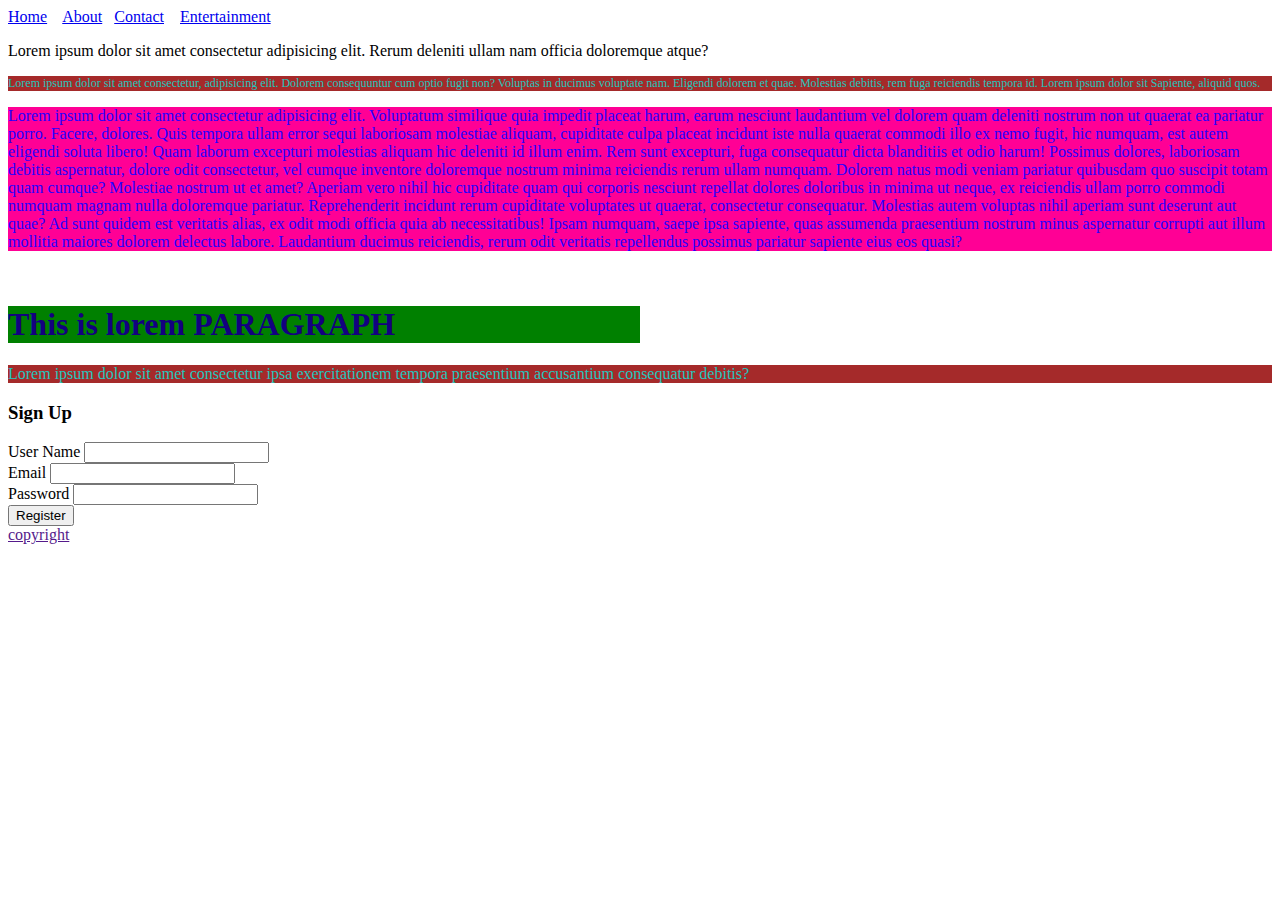
<file: index.html>
<!DOCTYPE html>
<html lang="en">
<head>
    <meta charset="UTF-8">
    <meta name="viewport" content="width=device-width, initial-scale=1.0">
    <meta name="description" content="description About My Website">
    <meta name="author" content="Dineshkumar P">
    <meta name="keywords" content="keywords about webpage">
    <meta property ="og:Title" content="Title name of our wepage">
    <meta property="og:url" content="url of our webpage">
    <meta property="og:image" content="image url">


    <title>Document</title>
</head>
<body>
    
</body>
</html>
<title>welcome html</title>
<style>
#p1{
font-size:12px;
}

#p2{
    color:hsl(249, 100%, 50%);
    background-color:rgb(255, 0, 149);
}

.para{
background-color:brown;
color:#24c6be;
}
</style>
</head>

<body>
<header>
    <nav>
<a href="https://www.at-home.co.in/" target="blank" accesskey="h">Home</a> &nbsp;&nbsp;

<a href="https://www.amazon.in/" target="blank" accesskey="a">About</a>&nbsp;&nbsp;

<a href="https://www.scaler.com/blog/web-development-roadmap/" target="blank" accesskey="c">Contact</a> &nbsp;&nbsp;

<a href="https://www.primevideo.com/region/eu/detail/Primr/0NHGBLQNLXV54Y6I2T8AKQL5F5"  accesskey="t">Entertainment</a>

    </nav>

<section>

<p>Lorem ipsum dolor sit amet consectetur adipisicing elit. Rerum deleniti ullam nam officia doloremque atque?</p>
</section>

<main>

<p id="p1" class="para">Lorem ipsum dolor sit amet consectetur, adipisicing elit. Dolorem consequuntur cum optio fugit non? Voluptas in ducimus voluptate nam. Eligendi dolorem et quae. Molestias debitis, rem fuga reiciendis tempora id.
Lorem ipsum dolor sit  Sapiente, aliquid quos.
</p>

<p id="p2" contenteditable="true">Lorem ipsum dolor sit amet consectetur adipisicing elit. Voluptatum similique quia impedit placeat harum, earum nesciunt laudantium vel dolorem quam deleniti nostrum non ut quaerat ea pariatur porro. Facere, dolores. Quis tempora ullam error sequi laboriosam molestiae aliquam, cupiditate culpa placeat incidunt iste nulla quaerat commodi illo ex nemo fugit, hic numquam, est autem eligendi soluta libero! Quam laborum excepturi molestias aliquam hic deleniti id illum enim. Rem sunt excepturi, fuga consequatur dicta blanditiis et odio harum! Possimus dolores, laboriosam debitis aspernatur, dolore odit consectetur, vel cumque inventore doloremque nostrum minima reiciendis rerum ullam numquam. Dolorem natus modi veniam pariatur quibusdam quo suscipit totam quam cumque? Molestiae nostrum ut et amet? Aperiam vero nihil hic cupiditate quam qui corporis nesciunt repellat dolores doloribus in minima ut neque, ex reiciendis ullam porro commodi numquam magnam nulla doloremque pariatur. Reprehenderit incidunt rerum cupiditate voluptates ut quaerat, consectetur consequatur. Molestias autem voluptas nihil aperiam sunt deserunt aut quae? Ad sunt quidem est veritatis alias, ex odit modi officia quia ab necessitatibus! Ipsam numquam, saepe ipsa sapiente, quas assumenda praesentium nostrum minus aspernatur corrupti aut illum mollitia maiores dolorem delectus labore. Laudantium ducimus reiciendis, rerum odit veritatis repellendus possimus pariatur sapiente eius eos quasi?</p>
<br>
<h1 style="color:#130080; background-color:green; width:50%">This is lorem PARAGRAPH</h1>

<p id="p3" class="para" title="LOREMS PARAGRAPH">Lorem ipsum dolor sit amet consectetur ipsa exercitationem tempora praesentium accusantium consequatur debitis?</p>
<p hidden data-dinesh="this is dinesh's lorem">Lorem ipsum dolor sit amet,  quasi inventore ea.</p>
<from>
<div class="regform">
    <h3>Sign Up</h3>
        <form action="">    
            <div class="input">
                <label class="textlabel" for="name">User Name</label>
                <input type="text" id="name" name="name">
            </div>
            <div class="input">
                <label class="textlabel" for="email">Email</label>
                <input type="email" name="email" id="email">
            </div>
            <div class="input">
                <label class="textlabel" for="pwd">Password</label>
                <input type="password" name="pwd" id="pwd" >
            </div>

            <div class="btn">
                <button type="submit">Register</button>
            </div>
        </form>
    </div>
</from>

</main>

<footer inert>
<a  href="">copyright</a>



</footer inert>


</header>


</body>
</file>
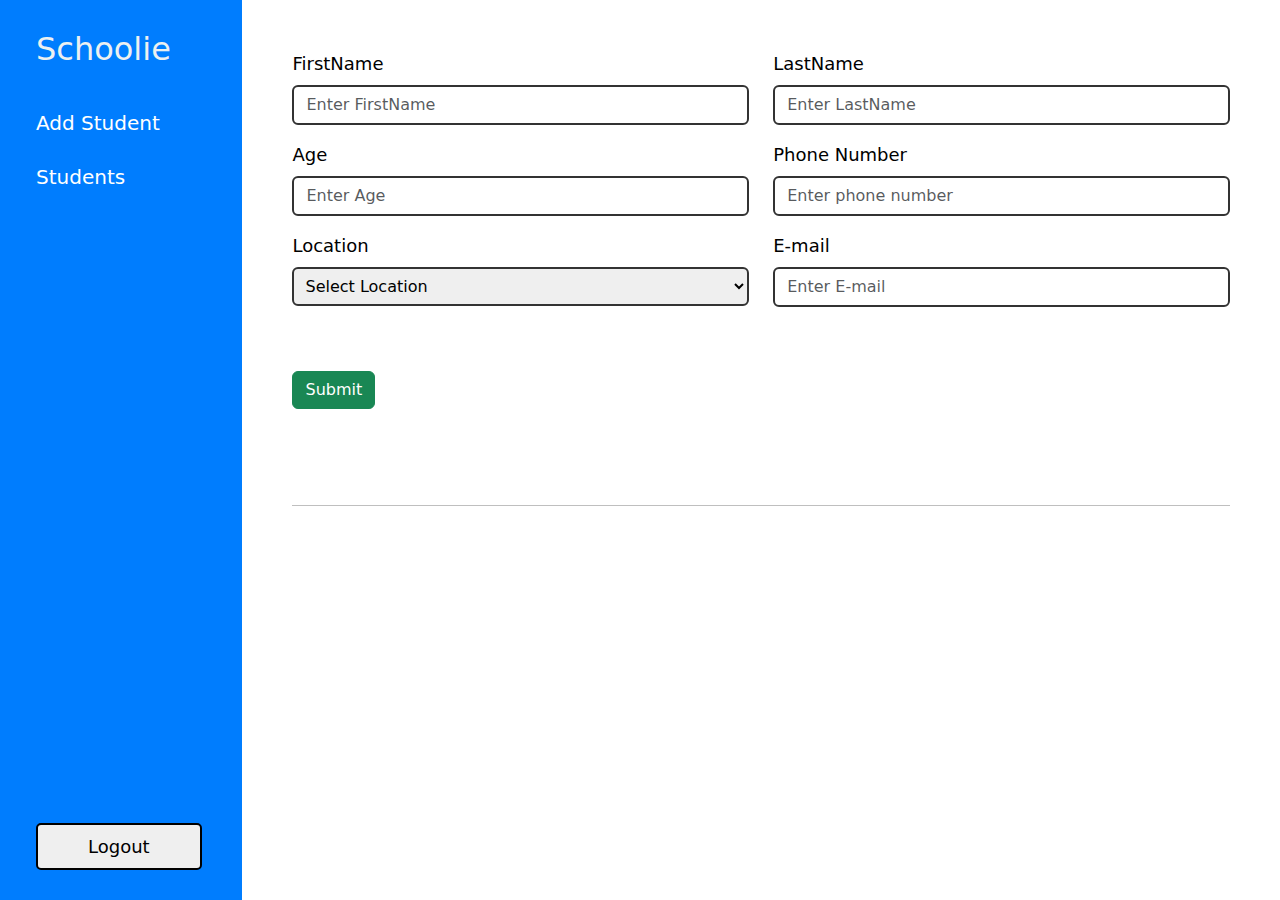
<file: student-management-project/index.html>
<!DOCTYPE html>
<html lang="en">

<head>
    <meta charset="UTF-8">
    <meta name="viewport" content="width=device-width, initial-scale=1.0">
    <title>School-Managment</title>
    <link rel="stylesheet" href="newstyle.css">

    <link href="https://cdn.jsdelivr.net/npm/bootstrap@5.3.3/dist/css/bootstrap.min.css" rel="stylesheet"
        integrity="sha384-QWTKZyjpPEjISv5WaRU9OFeRpok6YctnYmDr5pNlyT2bRjXh0JMhjY6hW+ALEwIH" crossorigin="anonymous" />
    <link rel="stylesheet" href="newstyle.css">


</head>

<body>
    <!-- sidebar with bootstrap -->
    <div class="maincontent">
        <div class="sidebar d-flex flex-column ">
            <!-- Top Section with App Name -->
            <div class="top-section mb-4" onclick="showaddstudent()">
                <h1> Schoolie</h1>
            </div>

            <!-- Navigation Links -->
            <ul class="nav flex-column">
                <li class="nav-item mb-2">
                    <a href="#" class="nav-link" onclick="showaddstudent()">Add Student</a>
                </li>

                <!-- Classes Dropdown -->
                <li class="nav-item dropdown mb-2">
                    <a href="#" class="nav-link" onclick="toggleDropdown()">Students</a>
                    <div class="dropdown-content" id="classesDropdown">
                        <div class="dropflex">
                            <div href="#" class="current" onclick="showfirststandard()">
                                <p>Current Students</p>
                            </div>
                            <div href="#" class="old" onclick="showdeleteddata()">
                                <p>Old Students</p>
                            </div>



                        </div>
                    </div>
                </li>


            </ul>

            <!-- Logout Button -->
            <div class="mt-auto">
                <button class="logout-btn d-block newlogout" onclick="logout()">Logout</button>
            </div>
        </div>



        <!-- main container for addlist -->
        <div class="container">
            <div class="contents">

                <div class="mb-5">
                    <div class="row">
                        <div class="form-group col-md-6 mb-3 studentinput">
                            <label for="firstname">FirstName</label>
                            <input type="text" name="name" class="form-control" id="firstname"
                                placeholder="Enter FirstName" />
                        </div>
                        <div class="form-group col-md-6 mb-3">
                            <label for="lastname">LastName</label>
                            <input type="text" name="name" class="form-control" id="lastname"
                                placeholder="Enter LastName" />
                        </div>
                        <div class="form-group col-md-6 mb-3">
                            <label for="age">Age</label>
                            <input type="number" name="name" class="form-control" id="age" placeholder="Enter Age" />
                        </div>
                        <!-- <div class="form-group col-md-6 mb-3">
                            <label for="standard">Standard</label>
                            <input type="text" name="name" class="form-control" id="standard" placeholder="Enter Standard" />
                        </div> -->
                        <!-- <div class="form-group col-md-6 mb-3 drop">
                            <label for="standard">Standard</label>

                            <select name="cars" id="standard" placeholder="selection">
                                <option value="">Select Standard</option>
                                <option value="1">1</option>
                                <option value="2">2</option>
                                <option value="3">3</option>
                                <option value="4">4</option>
                                <option value="5">5</option>
                            </select>
                        </div> -->
                        <div class="form-group col-md-6 mb-3">
                            <label for="phnumber">Phone Number</label>
                            <input type="number" name="name" class="form-control" id="phnumber"
                                placeholder="Enter phone number" />
                        </div>

                        <div class="form-group col-md-6 mb-3 drop">
                            <label for="location">Location</label>

                            <select name="cars" id="location" placeholder="selection">
                                <option value="">Select Location</option>
                                <option value="Chennai">Chennai</option>
                                <option value="Madurai">Madurai</option>
                                <option value="Trichy">Trichy</option>
                                <option value="Covai">Covai</option>
                                <option value="Salem">Salem</option>
                            </select>
                        </div>
                        <div class="form-group col-md-6 mb-3">
                            <label for="mail">E-mail</label>
                            <input type="text" name="name" class="form-control" id="mail" placeholder="Enter E-mail" />
                        </div>
                        <div class="col-lg-12 mt-5">
                            <button class="btn btn-success" id="submit" onclick="adddata()">Submit</button>
                        </div>
                        <div class="col-lg-12 mt-5">
                            <button class="btn btn-primary" id="update" onclick="adddata()">Update</button>
                        </div>
                    </div>
                </div>
                <hr>
                <!-- <div class="newtables row mt-5">
                    <div class="col-12">
                        <table class="table " id="datatable">
                            <thead>
                                <tr>
                                    <th>FirstName</th>
                                    <th>LastName</th>
                                    <th>Age</th>
                                    <th>Standard</th>
                                    <th>Location</th>
                                    <th>E-mail</th>
                                    <th>Action</th>


                                </tr>
                            </thead>
                            <tbody></tbody>
                        </table>
                    </div>
                </div> -->
            </div>
            <div class="currentclasscontent">
                <nav id="dev-nav">
                    <div class="logo">Total Students: <span id="arrayLength2"></span></div>


                    <div class="rightnav">
                        <div class="search"><input class="inputcontent1" type="text" placeholder="Enter Student Name"
                                aria-label="Search" onkeyup="searchStudent()">
                            <button class="bttn" class="currentstudentsearch" onclick="search()">Search</button>
                        </div>

                    </div>
                </nav>
                <div class="newtables row mt-5">
                    <div class="col-12">
                        <table class="table " id="datatable">
                            <thead>
                                <tr>
                                    <th>FirstName</th>
                                    <th>LastName</th>
                                    <th>Age</th>
                                    <th>Phone Number</th>
                                    <th>Location</th>
                                    <th>E-mail</th>
                                    <th>Action</th>


                                </tr>
                            </thead>
                            <tbody></tbody>
                        </table>
                    </div>
                </div>
            </div>
            <div class="oldstudentcontent">
                <nav id="dev-nav">
                    <div class="logo">Total Oldstudents: <span id="arrayLength"></span></div>


                    <div class="rightnav">
                        <div class="search"><input class="inputcontent2" type="text" placeholder="Enter Student Name"
                                aria-label="Search" onkeyup="searcholdStudent()">
                            <button class="bttn oldstudentsearch">Search</button>
                        </div>

                    </div>
                </nav>
                <div class="newtables row mt-5">
                    <div class="col-12">
                        <table class="table " id="deleteddatatable">
                            <thead>
                                <tr>
                                    <th>FirstName</th>
                                    <th>LastName</th>
                                    <th>Age</th>
                                    <th>Phone Number</th>
                                    <th>Location</th>
                                    <th>E-mail</th>
                                    <th>Action</th>


                                </tr>
                            </thead>
                            <tbody></tbody>
                        </table>
                    </div>
                </div>

            </div>

        </div>
    </div>

    <script src="script.js"></script>

</body>

</html>
</file>
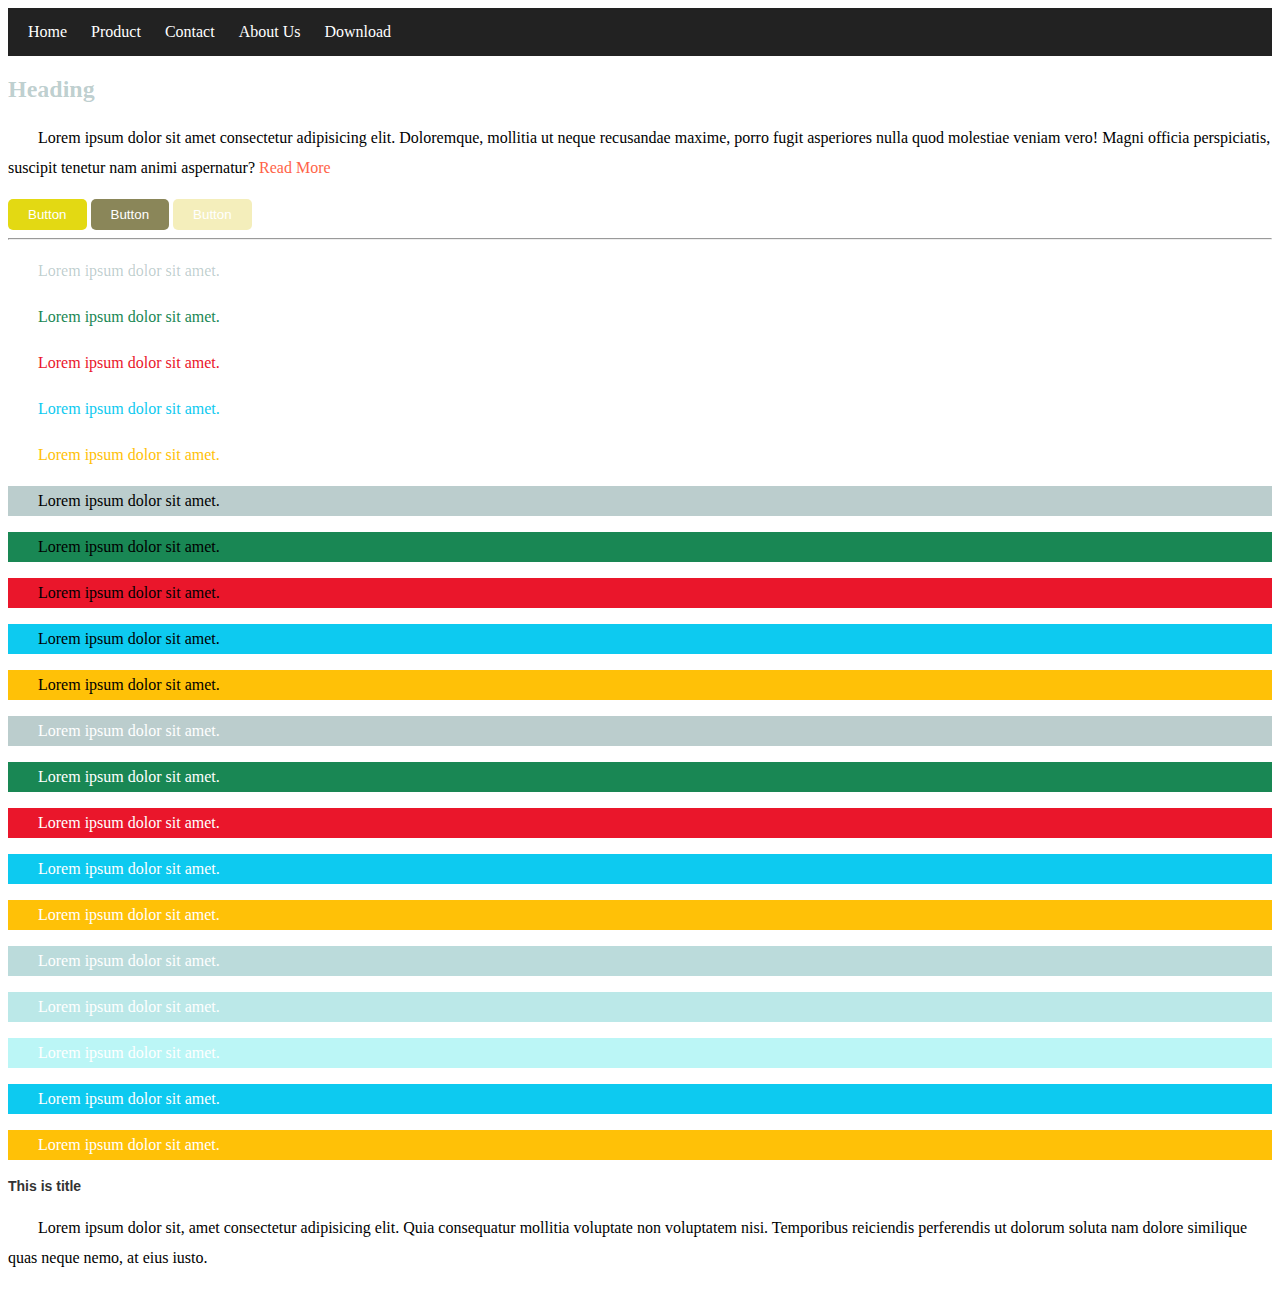
<file: DineshDhoni/src/index.html>
<!DOCTYPE html>
<html lang="en">
<head>
    <meta charset="UTF-8">
    <meta name="viewport" content="width=device-width, initial-scale=1.0">
    <title>Document</title>
    <link rel="stylesheet" href="../css/style.css">
</head>
<body>
    <nav>
        <a href="#">Home</a>
        <a href="#">Product</a>
        <a href="#">Contact</a>
        <a href="#">About Us</a>
        <a href="#">Download</a>
    </nav>
    <h2>Heading</h2>
    <p>Lorem ipsum dolor sit amet consectetur adipisicing elit. Doloremque, mollitia ut neque recusandae maxime, porro fugit asperiores nulla quod molestiae veniam vero! Magni officia perspiciatis, suscipit tenetur nam animi aspernatur?
        <a href="#">Read More</a>
    </p>
    <button class="btn btn-primary">Button</button>
    <button class="btn btn-success">Button</button>
    <button class="btn btn-danger">Button</button>
    <hr/>

    <p class="text-primary">Lorem ipsum dolor sit amet.</p>
    <p class="text-success">Lorem ipsum dolor sit amet.</p>
    <p class="text-danger">Lorem ipsum dolor sit amet.</p>
    <p class="text-info">Lorem ipsum dolor sit amet.</p>
    <p class="text-warning">Lorem ipsum dolor sit amet.</p>

    <p class="bg-primary">Lorem ipsum dolor sit amet.</p>
    <p class="bg-success">Lorem ipsum dolor sit amet.</p>
    <p class="bg-danger">Lorem ipsum dolor sit amet.</p>
    <p class="bg-info">Lorem ipsum dolor sit amet.</p>
    <p class="bg-warning">Lorem ipsum dolor sit amet.</p>

    <p class="text-white bg-primary">Lorem ipsum dolor sit amet.</p>
    <p class="text-white bg-success">Lorem ipsum dolor sit amet.</p>
    <p class="text-white bg-danger">Lorem ipsum dolor sit amet.</p>
    <p class="text-white bg-info">Lorem ipsum dolor sit amet.</p>
    <p class="text-white bg-warning">Lorem ipsum dolor sit amet.</p>
</hr>

    <p class="text-white bg-primary-light-1">Lorem ipsum dolor sit amet.</p>
    <p class="text-white bg-primary-light-2">Lorem ipsum dolor sit amet.</p>
    <p class="text-white bg-primary-light-3">Lorem ipsum dolor sit amet.</p>
</hr>
    <p class="text-white bg-info">Lorem ipsum dolor sit amet.</p>
    <p class="text-white bg-warning">Lorem ipsum dolor sit amet.</p>
    <h1 class="title">This is title</h1>
    <p class="para">Lorem ipsum dolor sit, amet consectetur adipisicing elit. Quia consequatur mollitia voluptate non voluptatem nisi. Temporibus reiciendis perferendis ut dolorum soluta nam dolore similique quas neque nemo, at eius iusto.</p>



</body>
</html>
</file>
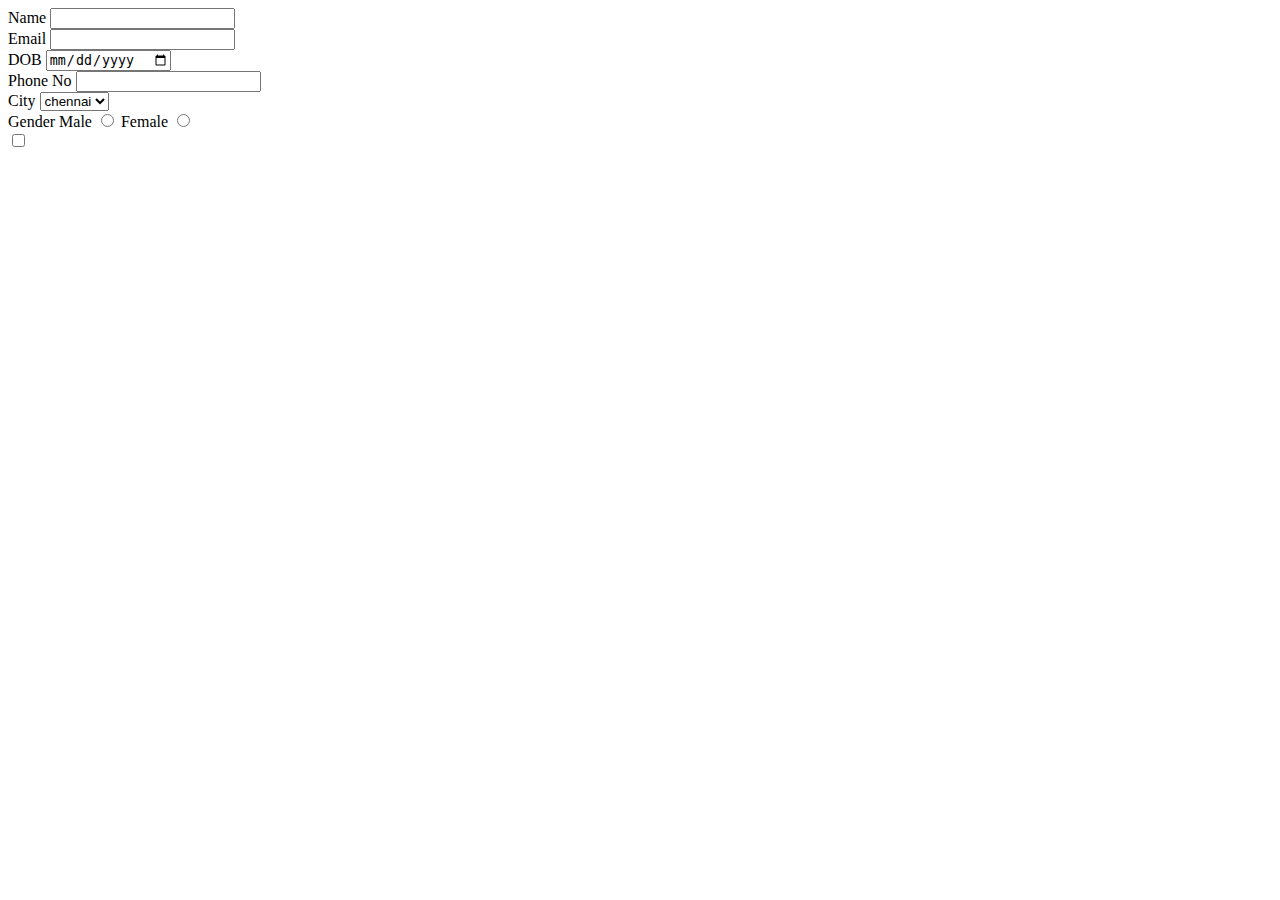
<file: fields.html>
<!DOCTYPE html>
<html lang="en">
<head>
    <meta charset="UTF-8">
    <meta name="viewport" content="width=device-width, initial-scale=1.0">
    <title>HTML Fields</title>
</head>
<body>
    <form>
        <div>
            <label for="">Name</label>
            <input type="text" name="username" id="username">
        </div>
        <div>
            <label for="">Email</label>
            <input type="email" name="email" id="email">

        </div>
        <div>
            <label for="">DOB</label>
            <input type="date" name="" id="">
        </div>

        <div>
            <label for="">Phone No</label>
            <input type="tel" name="" id="">
        </div>
        
        <div>
            <label for="">City</label>
            <select name="city">
                <option value="">chennai</option>
                <option value="">trichy</option>
                <option value="">AP</option>
                <option value="">HP</option>
                <option value="">MP</option>
                <option value="">UP</option>
    
    
            </select>
        </div>

        <div>
            <label for="">Gender</label>
            Male <input type="radio" name="male" id="">
            Female <input type="radio" name="female" id="">

        </div>
        
        <div>
            <label for=""></label>
            <input type="checkbox" name="terms " id="">
        </div>

    </form>
</body>
</html>
</file>
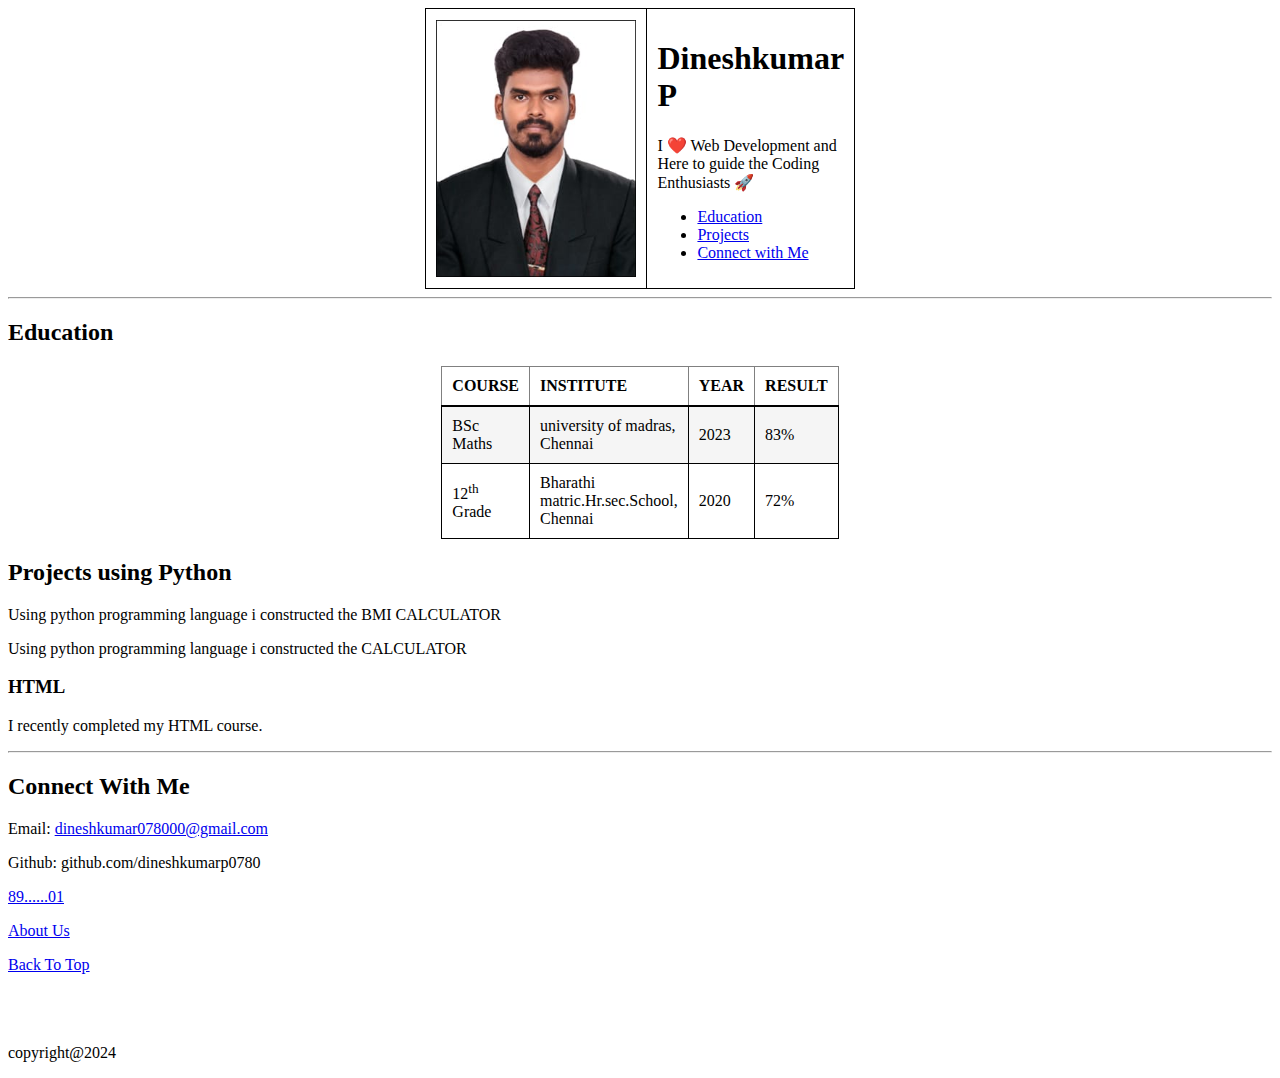
<file: resume.html>
<!DOCTYPE html>
<html lang="en">

<head>
    <meta charset="UTF-8">
    <meta http-equiv="X-UA-Compatible" content="IE=edge">
    <meta name="viewport" content="width=device-width, initial-scale=1.0">
    <link rel="stylesheet" href="style1.css ">
    <title>Dineshkumar's Resume</title>

</head>

<body>
   <header>
        <table>
            <tr>
                <td>
                    <a href="https://github.com/dineshkumarp0780/dineshkumarp0780.github.io">
                        <img style="float: left;" width="200" src="dk.jpg"
                            alt="Dineshkumar's Photo">
                    </a>        
                    
                </td>
                <td>
                    <h1>Dineshkumar P</h1>
                    
                    <p>I ❤️ Web Development and Here to guide the Coding Enthusiasts 🚀</p>
                    
                    <nav>
                        <ul>
                            <li><a href="#education">Education</a></li>
                            <li><a href="#projects">Projects</a></li>
                            <li><a href="#contactme">Connect with Me</a></li>
                        </ul>
                    </nav>

                </td>
            </tr>
        </table>


        <hr>
    </header>

   

    <main>

        <section id="education">
            <h2>Education</h2>
            <table border="">
                <tr>
                    <th>Course</th>
                    <th>Institute</th>
                    <th>Year</th>
                    <th>Result</th>
                </tr>
                <tr>
                    <td>BSc Maths</td>
                    <td>university of madras, Chennai</td>
                    <td>2023</td>
                    <td>83%</td>
                </tr>
                <tr>
                    <td>12<sup>th</sup> Grade</td>
                    <td>Bharathi matric.Hr.sec.School, Chennai</td>
                    <td>2020</td>
                    <td>72%</td>
                </tr>
            </table>
        </section>

        

        <section id="projects">
            <h2>Projects using Python</h2>
           
                           
                                <p>Using python programming language i constructed the BMI CALCULATOR</p>
                            
                            
                                <p>Using python programming language i constructed the  CALCULATOR</p>
                
                        <h3>HTML</h3>
                        <p>I recently completed my HTML course.</p>
                    </article>
                </li>
            </ul>
            <hr>
        </section>
    </main>

    <aside>

    </aside>

    

    <footer id="contactme">
        <h2 id="contact">Connect With Me</h2>
        <p>Email: <a href="dineshkumar078000@gmail.com">dineshkumar078000@gmail.com</a></p>
        <p>Github: github.com/dineshkumarp0780</p>
        <a href="tel:+919898989898">
            <p>89......01</p>
        </a>

        <a href="aboutus.html">
            <p>About Us</p>
        </a>


        <a href="#">Back To Top</a>

    </footer>



    <br><br><br>

    <p>copyright@2024</p>


</body>

</html>
</file>
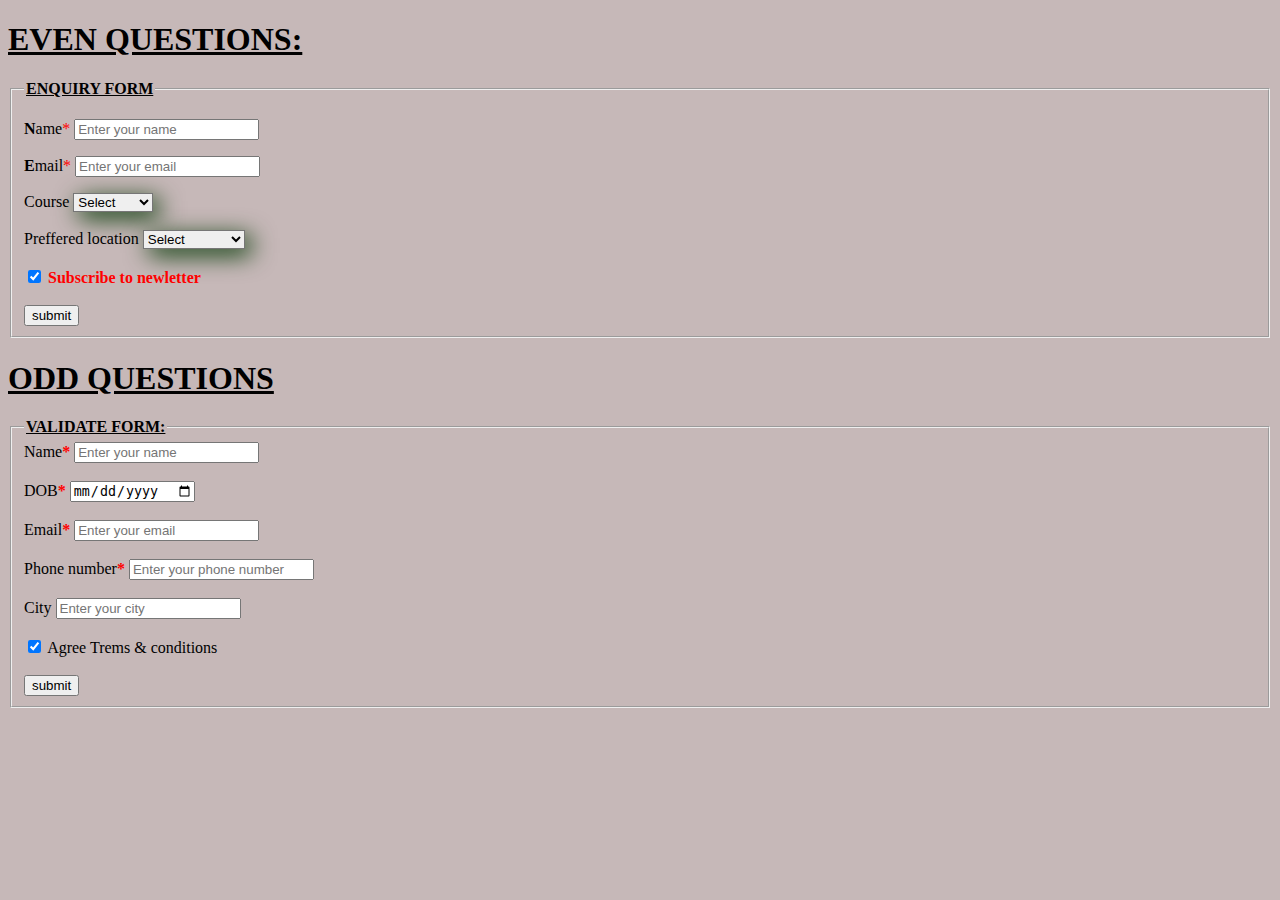
<file: test02.html>
<!Doctype html>
<html lang="en">
<head>
<meta charset="UTF-8">
<meta name="viewport" content="width=device-width initial-scale=1.0">
<meta name="description" content="Forms in html css">
<meta name="keywords" content="Enquiry forms">
<meta name="author" content="Venkatesa ram s">
<meta property="og:title" content="Forms in html and css creations">
<meta property="og:description" content="Html Css use forms">
<link rel="stylesheet" href="test02.css">



</head>
<body>
    <div class="FormA">
    <h1><ins>EVEN QUESTIONS: </h1>   
    <fieldset>
       
        <legend><b><ins>ENQUIRY FORM</ins></b></legend>
       
       <p>
       <label for="name">Name<span>*</span></label>
       <input type="text" name="name" placeholder="Enter your name" required> 
    </p>

    <p>

       <label for="Email">Email<span>*</span></label>
       <input type="Email" name="email" placeholder="Enter your email" required> 
    </p>
   
       
       <label>Course</label>
       <select class="select1">

        <option value="1">Select</option>
        <option value="2">Full stack</option>
        <option value="3">Front end</option>
        <option value="4">Back end</option>

       </select><br><br>



       <label>Preffered location</label>

       <select class="select">

        <option value="1">Select</option>
        <option value="2">Anna nagar</option>
        <option value="3">Besant nagar</option>
        <option value="4">Porur</option>
        <option value="5">OMR</option>

       </select> <br><br>

       <input type="checkbox" checked="checked">
       <label>Subscribe to newletter</label> <br><br>

       <input type="submit" value="submit">
       

    </fieldset>

    </div>







<section>

<div class="FormB">

    <h1><ins>ODD QUESTIONS</ins></h1>

    <form>
        <fieldset>
            <legend><b><ins>VALIDATE FORM:</b>  </legend>      
            
            <label for="name" class="star">Name</label>
            <input type="text" name="name" placeholder="Enter your name" required><br><br>

            <label for="dob" class="star">DOB</label>
            <input type="date" name="dob"placeholder="Enter your dob" required> <br><br>

            <label for="email" class="star">Email</label>
            <input type="email" name="eamil" placeholder="Enter your email" required><br><br>

            <label for="Number" class="star">Phone number</label>
            <input type="number" name="Number" placeholder="Enter your phone number" required><br><br>

        
            <label for="city" class="city">City</label>
            <input type="text" name="city" placeholder="Enter your city" required> <br><br>

            <input type="checkbox" checked="checked">
            <label>Agree Trems & conditions</label><br><br>

            <input type="submit" value="submit">



    </fieldset>
    </form>




</div>
</section>


</body>
</html>
</file>
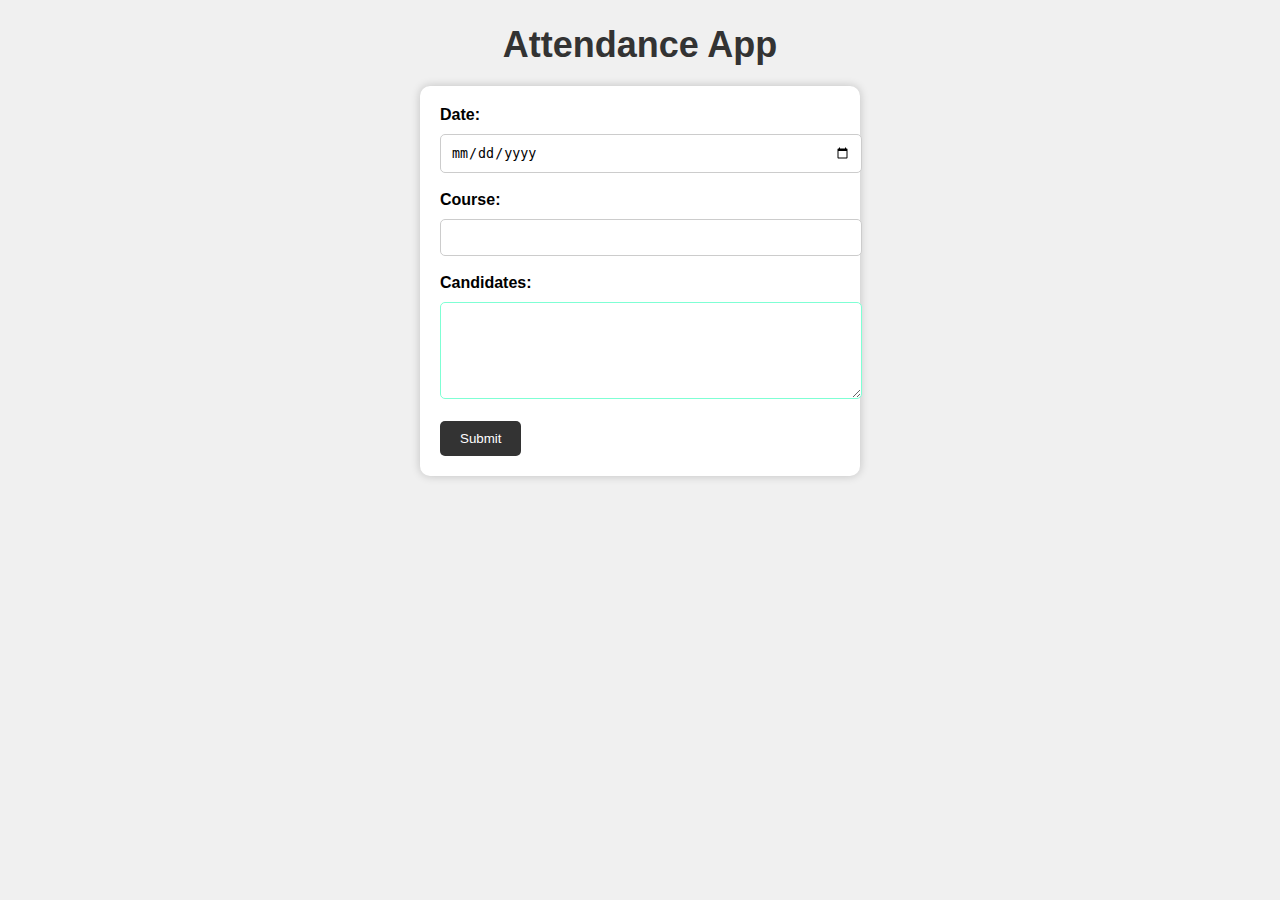
<file: js_login_page_task/login.html>
<!DOCTYPE html>
<html>
<head>
    <title>Attendance App</title>
    <link rel="stylesheet" href="login.css">
</head>
<body>
    <h1>Attendance App</h1>
    <form id="attendanceForm">
    <div>
        <label id="login" for="date">Date:</label>
        <input type="date" id="date" required>
    </div>
        <br>
    <div>
        <label id="login" for="course">Course:</label>
        <input type="text" id="course" required>
    </div>
        <br>
    <div>   
        <label id="login" for="candidates">Candidates:</label>
        <textarea id="candidates" rows="5" cols="30" required style="border-color:aquamarine"></textarea>
    </div> 
        <br>
        <button id="login" type="submit">Submit</button>
    </form>
    <div id="attendanceList" id="login"></div>
    <script src="login.js"></script>

</body>
</html>
</file>
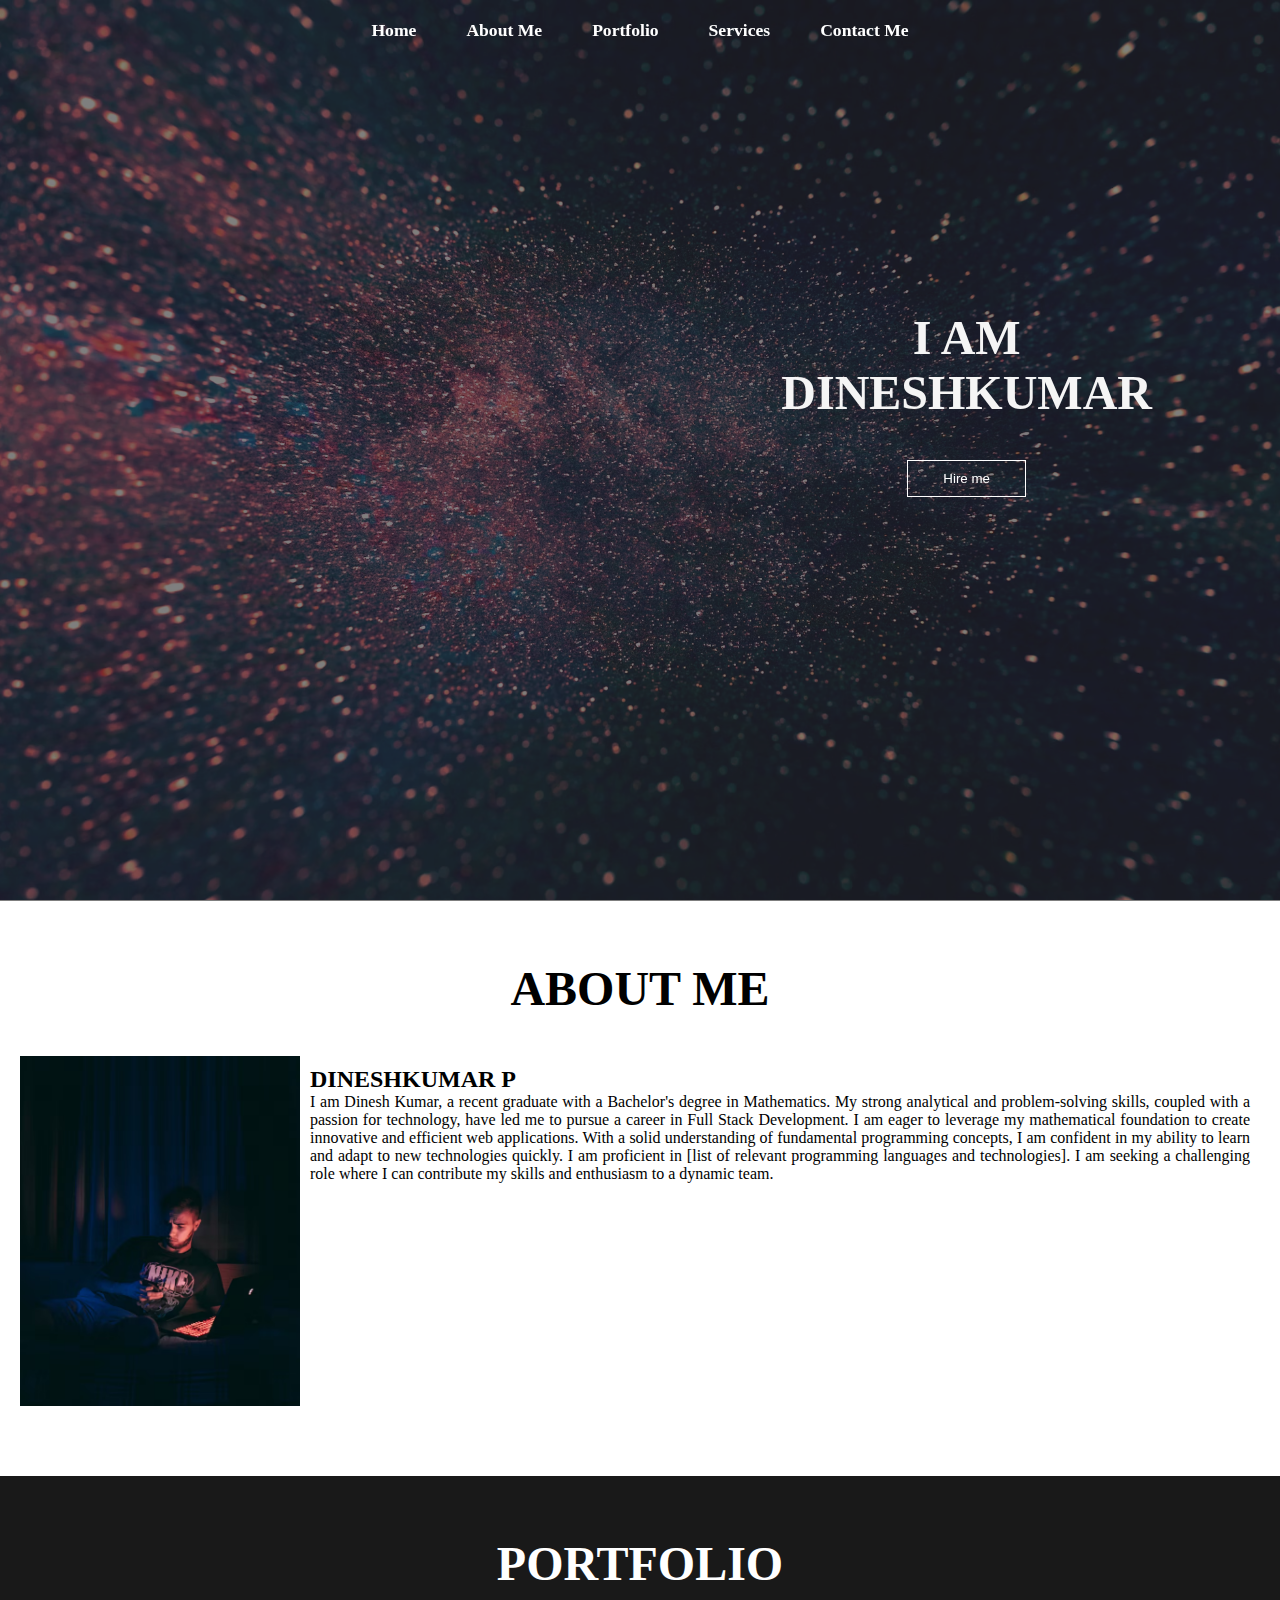
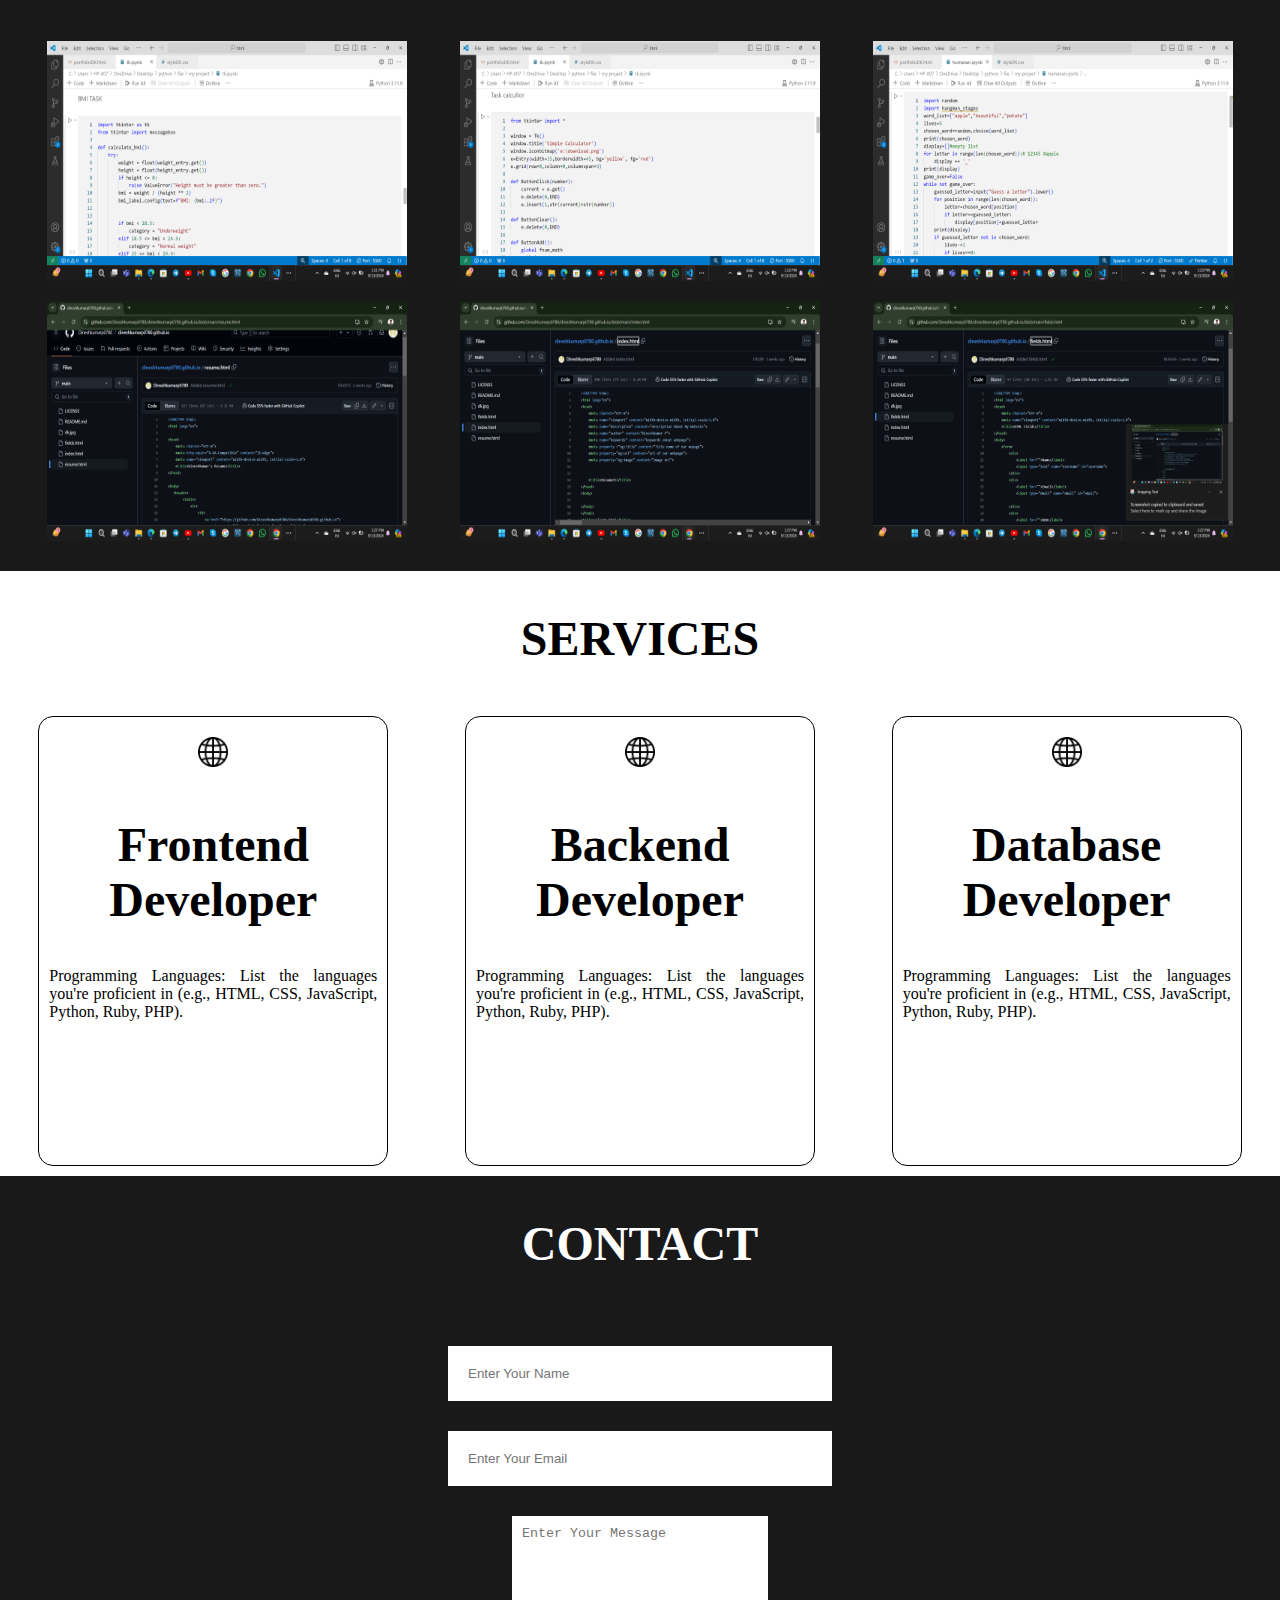
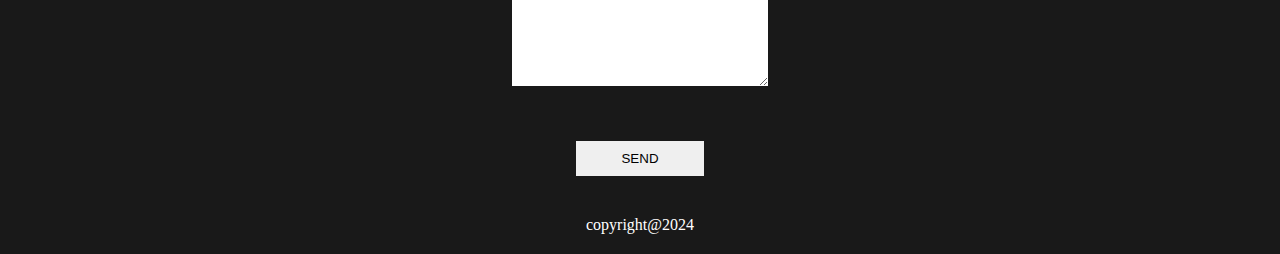
<file: portfolio/portfolioDK.html>
<!DOCTYPE html>
<html lang="en">
<head>
    <meta charset="UTF-8">
    <meta name="viewport" content="width=device-width, initial-scale=1.0">
    <title>PORTFOLIO</title>
    <link rel="stylesheet" href="styleDK.css">
    <link rel="stylesheet" media="screen and (max-width:800px)"
     href="tablet.css">
     <link rel="stylesheet" media="screen and (max-width:530px)" href="phone.css">
</head>
<body>
    <nav class="navbar">
        <ul>
            <li><a href="#home">Home</a></li>
            <li><a href="#about">About Me</a></li>
            <li><a href="#portfolio">Portfolio</a></li>
            <li><a href="#Services">Services</a></li>
            <li><a href="#contact">Contact Me</a></li>
        </ul>
    </nav>

    <section id="home">
        <div class="main">
            <h1 class="headings">I AM <br> DINESHKUMAR </h1>
            <button class="btn">
                Hire me
            </button>
        </div>
    </section>

    <section id="about">
        <h1 class="headings">ABOUT ME</h1>
        <div id="pic">
            <img src="photo-1614428288016-c465361c421d.avif" alt="">
            <div id="intro">
                <h2>DINESHKUMAR P</h2>
                <p>I am Dinesh Kumar, a recent graduate with a Bachelor's degree in Mathematics. My strong analytical and problem-solving skills, coupled with a passion for technology, have led me to pursue a career in Full Stack Development. I am eager to leverage my mathematical foundation to create innovative and efficient web applications. With a solid understanding of fundamental programming concepts, I am confident in my ability to learn and adapt to new technologies quickly. I am proficient in [list of relevant programming languages and technologies]. I am seeking a challenging role where I can contribute my skills and enthusiasm to a dynamic team.</p>
            </div>
        </div>
    </section>

    <section id="portfolio">
        <h1 class="headings">PORTFOLIO</h1>
        <div class="gallery">
            <img src="img07.png" alt="">
            <img src="img08.png" alt="">
            <img src="img09.png" alt="">
            <img src="img10.png" alt="">
            <img src="img11.png" alt="">
            <img src="img12.png" alt="">
        </div>
    </section>

    <section id="Services">
        <h1 class="headings">SERVICES</h1>
        <div class="row">
            <div class="box">
                <img src="world-wide-web_1006771.png" alt="">
                <h1 class="headings">Frontend Developer</h1>
                <p>Programming Languages: List the languages you're proficient in (e.g., HTML, CSS, JavaScript, Python, Ruby, PHP).<br></p>
            </div>
            <div class="box">
                <img src="world-wide-web_1006771.png" alt="">
                <h1 class="headings">Backend Developer</h1>
                <p>Programming Languages: List the languages you're proficient in (e.g., HTML, CSS, JavaScript, Python, Ruby, PHP).<br></p>
            </div>
            <div class="box">
                <img src="world-wide-web_1006771.png" alt="">
                <h1 class="headings">Database Developer</h1>
                <p>Programming Languages: List the languages you're proficient in (e.g., HTML, CSS, JavaScript, Python, Ruby, PHP).<br></p>
            </div>
            
        </div>
    </section>

    <section id="contact">
        <h1 class="headings">CONTACT</h1>
        <form action="" class="form">
            <input type="text" name="name" class="input" placeholder="Enter Your Name">
            <input type="email" name="email" class="input" placeholder="Enter Your Email">
            <textarea name="msg" id="msg" cols="30" rows="10" placeholder="Enter Your Message"></textarea>
            <input type="submit" value="SEND" id="send">

            <p>copyright@2024</p>
            
        </form>
    </section>
</body>
</html>
</file>
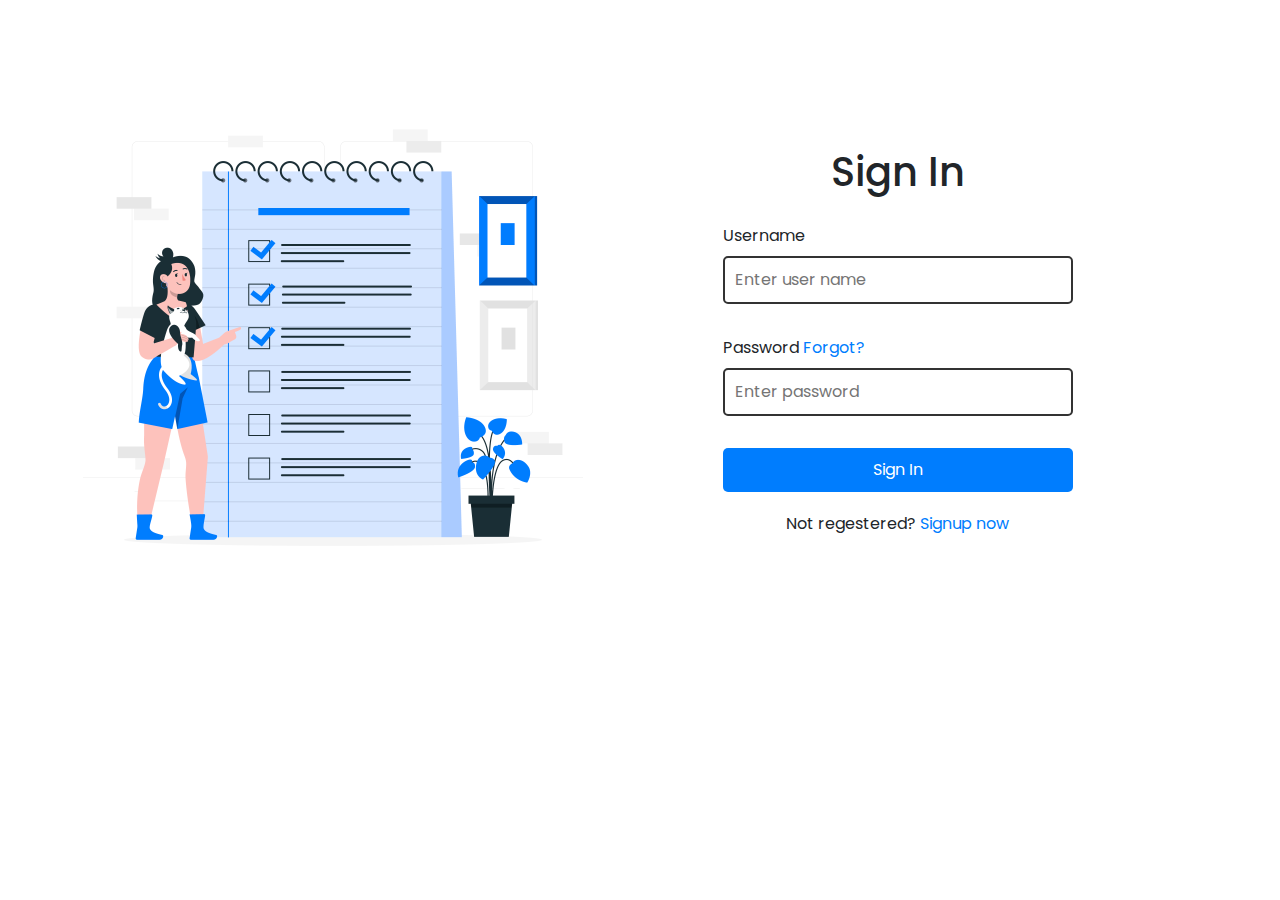
<file: student-management-project/signin.html>
<!DOCTYPE html>
<html lang="en">

<head>
    <meta charset="UTF-8">
    <meta name="viewport" content="width=device-width, initial-scale=1.0">
    <title>Document</title>
    <link rel="stylesheet" href="style.css">
    <link rel="preconnect" href="https://fonts.googleapis.com">
    <link rel="preconnect" href="https://fonts.gstatic.com" crossorigin>
    <link
        href="https://fonts.googleapis.com/css2?family=Poppins:ital,wght@0,100;0,200;0,300;0,400;0,500;0,600;0,700;0,800;0,900;1,100;1,200;1,300;1,400;1,500;1,600;1,700;1,800;1,900&display=swap"
        rel="stylesheet">
    <link href="https://cdn.jsdelivr.net/npm/bootstrap@5.3.3/dist/css/bootstrap.min.css" rel="stylesheet"
        integrity="sha384-QWTKZyjpPEjISv5WaRU9OFeRpok6YctnYmDr5pNlyT2bRjXh0JMhjY6hW+ALEwIH" crossorigin="anonymous">

</head>

<body>

    <div class="container">
        <div class="imagedic">
            <img src="8136021.jpg" alt="">

        </div>
        <div class="signin">
            <h1>Sign In</h1>
            <div class="userinput">
                <div class="username">
                    <label for="usernamein">Username</label>
                    <input type="text" id="usernamein" placeholder="Enter user name">
                </div>
                <div class="password">
                    <label for="passowrdin">
                        Password <span>Forgot?</span>
                    </label>
                    <input type="text" id="passowrdin" placeholder="Enter password">
                </div>
                <div class="signinbtn">
                    <button id="signinnew" onclick="loginclick()">Sign In</button>
                </div>

            </div>
            <p>Not regestered?<span onclick="signup()"> Signup now</span></p>
        </div>

    </div>

    <script>
        function loginclick() {
            let username = document.getElementById("usernamein").value;
            let pass = document.getElementById("passowrdin").value;
            if (typeof (username) == "string" && pass.includes("@")) {
                window.location.assign("index.html");

            } else if (typeof (username) !== "string" || !pass.includes("@")) {
                alert("Provide correct information");
            }

        }

        function signup() {
            window.location.assign("signup.html");
        }
    </script>

</body>

</html>
</file>
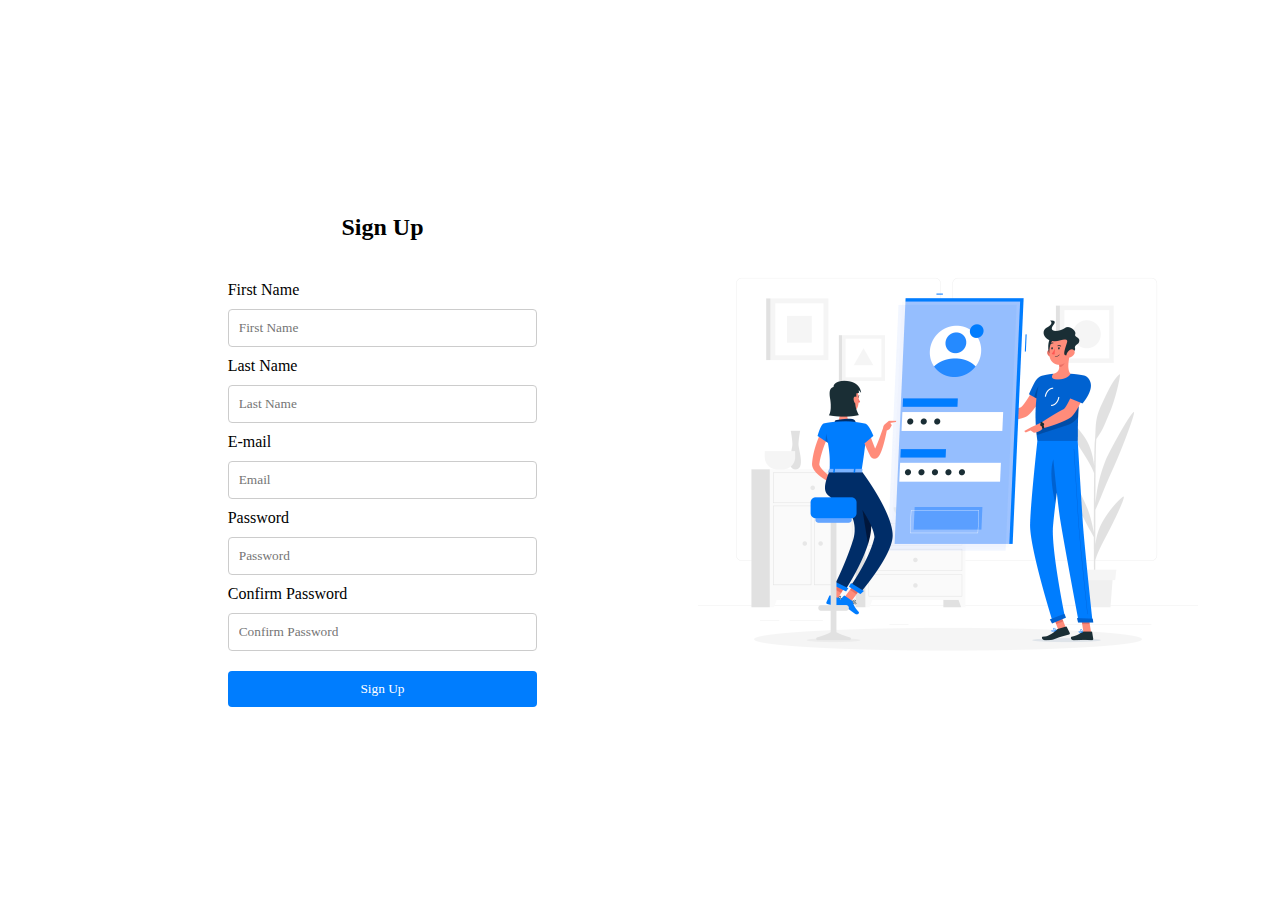
<file: student-management-project/signup.html>
<!DOCTYPE html>
<html lang="en">

<head>
    <meta charset="UTF-8">
    <meta name="viewport" content="width=device-width, initial-scale=1.0">
    <title>Sign Up</title>
    <link rel="stylesheet" href="style.css">
    <style>
        body {
            font-family: Arial, sans-serif;
            background-color: #ffffff;
            display: flex;
            justify-content: center;
            align-items: center;
            height: 100vh;
            margin: 0;
        }

        .form-container {
            background-color: white;
            padding: 30px;
            border-radius: 8px;
            box-shadow: 0 4px 8px rgba(0, 0, 0, 0.1);
            width: 300px;
            display: flex;
        }

        h2 {
            text-align: center;
            margin-bottom: 20px;
        }

        input {
            width: 100%;
            padding: 10px;
            margin: 10px 0;
            border: 1px solid #ccc;
            border-radius: 4px;
        }

        input[type="submit"] {
            background-color: rgb(0, 125, 254);
            color: white;
            border: none;
            cursor: pointer;
        }

        input[type="submit"]:hover {
            background-color: rgb(1, 105, 210);
        }

        .error {
            color: red;
            font-size: 12px;
        }
    </style>
</head>

<body>
    <div class="container">

        <div class="forms">
            <div class="signin">
                <h2>Sign Up</h2>
                <form id="signupForm" onsubmit="return validateForm()">
                    <label for="firstname">First Name</label>
                    <input type="text" id="firstname" placeholder="First Name" required><br>
                    <label for="lastname">Last Name</label>
                    <input type="text" id="lastname" placeholder="Last Name" required><br>
                    <label for="email">E-mail</label>
                    <input type="email" id="email" placeholder="Email" required><br>
                    <label for="password">Password</label>
                    <input type="password" id="password" placeholder="Password" required><br>
                    <label for="confirmPassword">Confirm Password</label>
                    <input type="password" id="confirmPassword" placeholder="Confirm Password" required><br>
                    <input type="submit" value="Sign Up" onclick="signin()">
                </form>
                <p class="error" id="errorMessage"></p>
            </div>
        </div>
        <div class="imagedic">
            <img src="signin.jpg" alt="">

        </div>
    </div>

    <script>
        function validateForm() {
            // Get form values
            const firstname = document.getElementById('firstname').value;
            const lastname = document.getElementById('lastname').value;
            const email = document.getElementById('email').value;
            const password = document.getElementById('password').value;
            const confirmPassword = document.getElementById('confirmPassword').value;

            let errorMessage = "";


            if (!firstname || !lastname) {
                errorMessage += "First name and last name are required.<br>";
            }


            const emailPattern = /^[a-zA-Z0-9._-]+@[a-zA-Z0-9.-]+\.[a-zA-Z]{2,6}$/;
            if (!emailPattern.test(email)) {
                errorMessage += "Please enter a valid email.<br>";
            }


            if (password !== confirmPassword) {
                errorMessage += "Passwords do not match.<br>";
            }


            if (password.length < 6) {
                errorMessage += "Password must be at least 6 characters long.<br>";
            }


            if (errorMessage) {
                document.getElementById('errorMessage').innerHTML = errorMessage;
                return false;
            }

            return true;
        }

        function signin() {
            window.location.assign("signin.html");

        }
    </script>

</body>

</html>
</file>
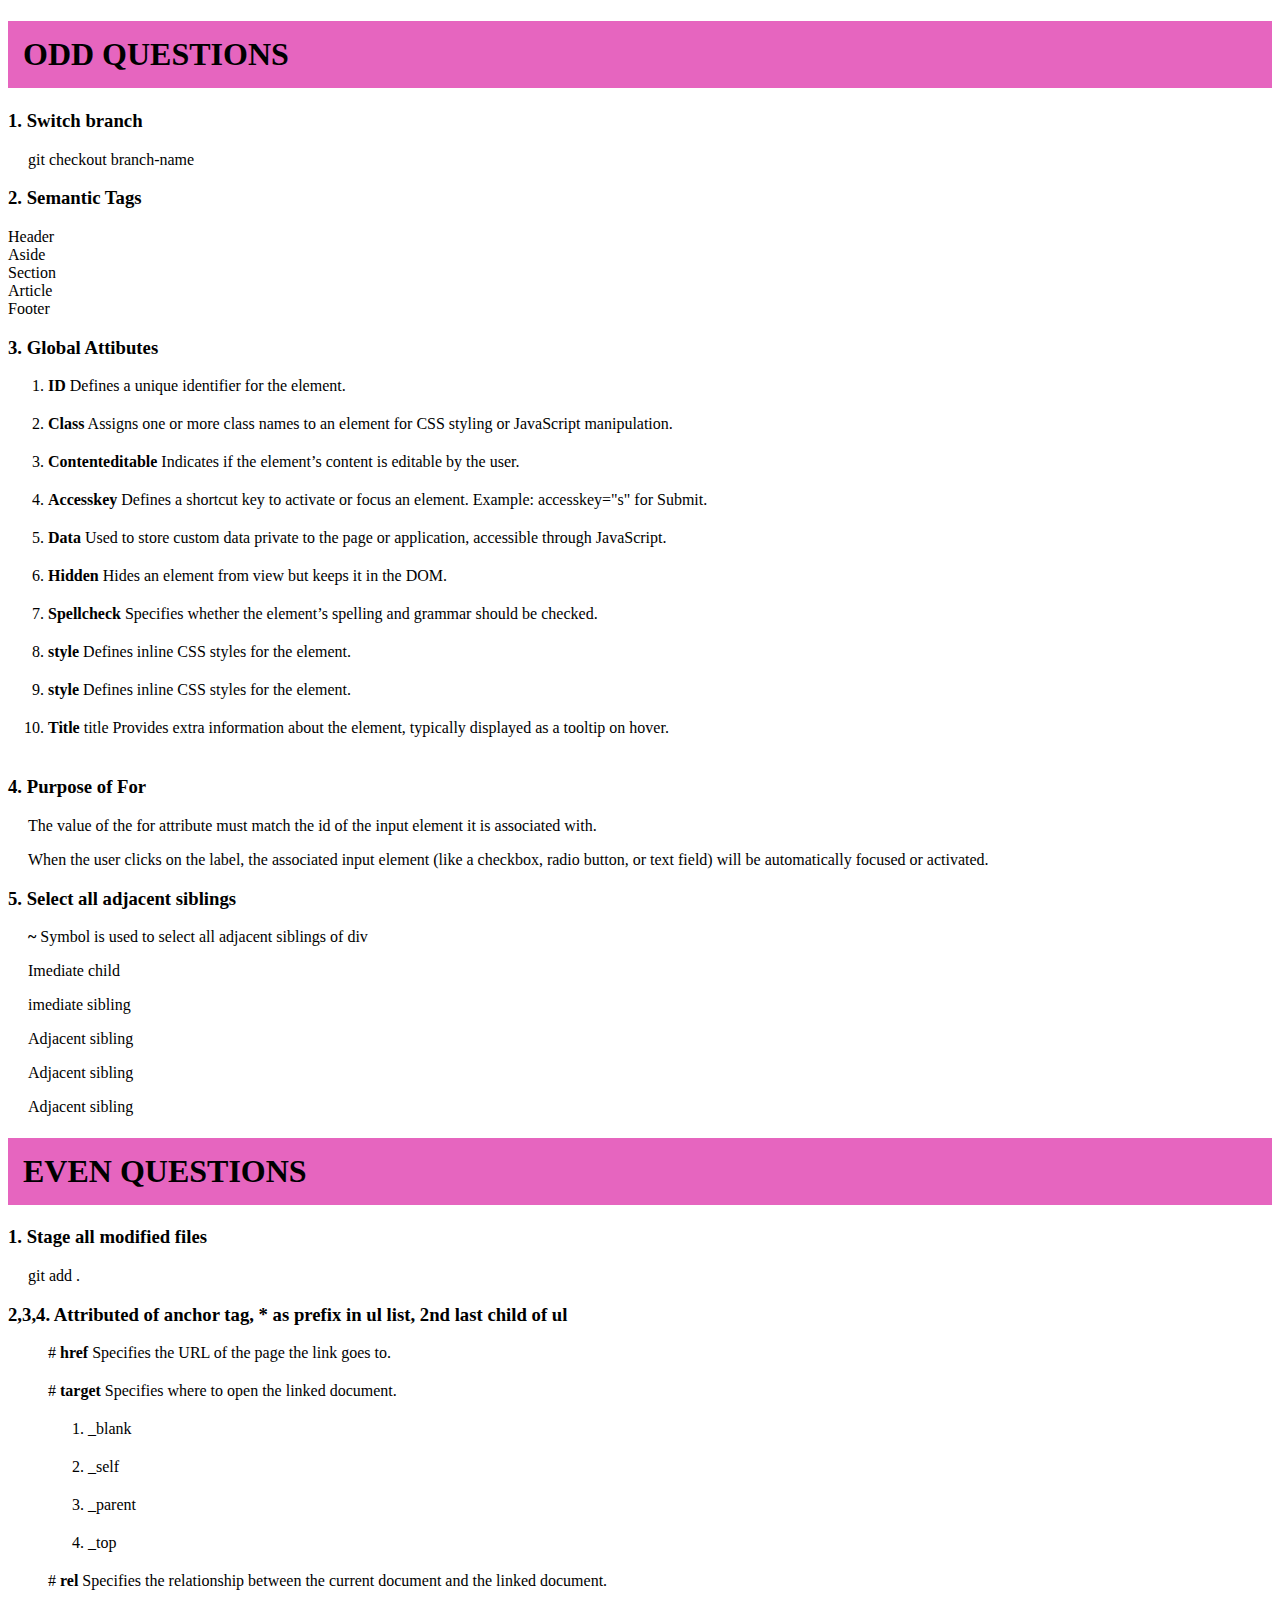
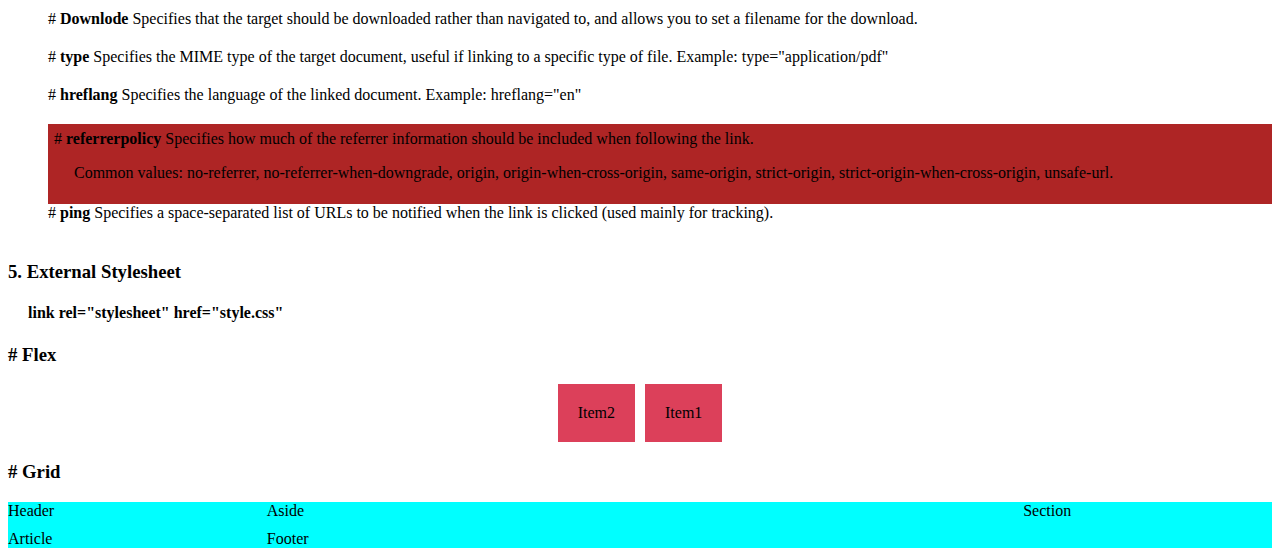
<file: Test/test03.html>
<!DOCTYPE html>
<html lang="en">

<head>
    <meta charset="UTF-8">
    <meta name="viewport" content="width=device-width, initial-scale=1.0">
    <title>Test03</title>
    <link rel="stylesheet" href="style.css">
</head>

<body>
    <h1>ODD QUESTIONS</h1>
    <div>
        <h3>1. Switch branch</h3>
        <p> git checkout branch-name</p>
    </div>
    <h3>2. Semantic Tags</h3>
    <div>
        <div>Header</div>
        <div>Aside</div>
        <div>Section</div>
        <div>Article</div>
        <div>Footer</div>
    </div>
    <h3>3. Global Attibutes</h3>
    <ol>
        <li>
            <strong>ID</strong> Defines a unique identifier for the element.
        </li>
        <li>
            <strong>Class</strong> Assigns one or more class names to an element for CSS styling or JavaScript manipulation.
        </li>
        <li>
            <strong>Contenteditable</strong> Indicates if the element’s content is editable by the user.
        </li>
        <li>
            <strong>Accesskey</strong> Defines a shortcut key to activate or focus an element. Example: accesskey="s" for Submit.
        </li>
        <li>
            <strong>Data</strong> Used to store custom data private to the page or application, accessible through JavaScript.
        </li>
        <li><strong>Hidden</strong> Hides an element from view but keeps it in the DOM.</li>
        <li>
            <strong>Spellcheck </strong> Specifies whether the element’s spelling and grammar should be checked.
        </li>
        <li>
            <strong>style</strong> Defines inline CSS styles for the element.
        </li>
        <li>
            <strong>style</strong> Defines inline CSS styles for the element.
        </li>
        <li>
            <strong>Title</strong> title Provides extra information about the element, typically displayed as a tooltip on hover.
        </li>
    </ol>
    <h3>4. Purpose of For</h3>
    <p>The value of the for attribute must match the id of the input element it is associated with. </p>
    <p>When the user clicks on the label, the associated input element (like a checkbox, radio button, or text field) will be automatically focused or activated.</p>
    
    <h3>5. Select all adjacent siblings</h3>
    <p>
        <strong>~</strong> Symbol is used to select all adjacent siblings of div
    </p>
    <div>
        <p>Imediate child</p>
    </div>
    <p>imediate sibling</p>
    <p>Adjacent sibling</p>
    <p>Adjacent sibling</p>
    <p>Adjacent sibling</p>
    <h1>EVEN QUESTIONS</h1>
    <div>
        <h3>1. Stage all modified files</h3>
        <p> git add .</p>
    </div>
    <h3>2,3,4. Attributed of anchor tag, * as prefix in ul list, 2nd last child of ul</h3>
    <ul style="list-style-type: none;">
        <li class="ulstyle">
            <strong>href</strong> Specifies the URL of the page the link goes to. </li>
        <li class="ulstyle">
            <strong>target</strong> Specifies where to open the linked document. </li>
        <ol>
            <li>_blank</li>
            <li>_self</li>
            <li>_parent</li>
            <li>_top</li>
        </ol>
        <li class="ulstyle">
            <strong>rel</strong> Specifies the relationship between the current document and the linked document.</li>
        <li class="ulstyle">
            <strong>Downlode</strong> Specifies that the target should be downloaded rather than navigated to, and allows you to set a filename for the download.</li>
        <li class="ulstyle">
            <strong>type</strong> Specifies the MIME type of the target document, useful if linking to a specific type of file. Example: type="application/pdf" </li>
        <li class="ulstyle">
            <strong>hreflang</strong> Specifies the language of the linked document. Example: hreflang="en"</li>
        <li class="ulstyle">
            <strong>referrerpolicy</strong> Specifies how much of the referrer information should be included when following the link.
            <p>Common values: no-referrer, no-referrer-when-downgrade, origin, origin-when-cross-origin, same-origin, strict-origin, strict-origin-when-cross-origin, unsafe-url. </p>
        </li>
        <li class="ulstyle">
            <strong>ping</strong> Specifies a space-separated list of URLs to be notified when the link is clicked (used mainly for tracking).</li>
    </ul>
    <h3>5. External Stylesheet</h3>
    <h4>link rel="stylesheet" href="style.css" </h4>
    <h3># Flex</h3>
    <div class="container">
        <div class="items">Item1</div>
        <div class="items">Item2</div>
    </div>
    <h3># Grid</h3>
    <div class="gridcontainer">
        <div class="header">Header</div>
        <div class="aside">Aside</div>
        <div class="section">Section</div>
        <div class="article">Article</div>
        <div class="footer">Footer</div>
    </div>
</body>

</html>
</file>
<file: student-management-project/newstyle.css>
body {
    color: rgb(0, 0, 0);
    background-color: rgb(255, 255, 255);
    /* display: none; */
}

* {
    margin: 0;
    padding: 0;

}


#update {
    display: none;
}

input {
    border: 2px solid #333333 !important;
}

select {
    border: 2px solid #333333 !important;

}

.form-group {
    display: flex;
    flex-direction: column;
    gap: 8px;
}

.form-group label {
    font-size: 18px;
}

.maincontent {
    display: flex;
}

.container {
    padding: 50px;
}

#datatable td {

    padding: 12px;
    border-right: 2px solid black;
    border-bottom: 2px solid black;


}

#datatable th {
    background-color: rgb(0, 125, 254);
    padding: 12px;
    border-right: 2px solid black;
    border-bottom: 2px solid black;
    color: white;


}

#datatable th:first-child {
    background-color: rgb(0, 125, 254);
    border-radius: 10px 0px 0px 0px;





}

#datatable th:last-child {
    background-color: rgb(0, 125, 254);
    border-radius: 0px 10px 0px 0px;
    border-bottom: 2px solid black;
    border-right: none;


}


#datatable td:last-child {


    border-bottom: 2px solid black;
    border-right: none;

}

/* 
#datatable tbody:last-child:first-child {
    background-color: aqua;
    border-radius: 0px 0px 10px 0px;

    border: none;


} */
.action {
    display: flex;
    gap: 8px;
    align-items: center;

}

.drop {
    display: flex;
    flex-direction: column;
}

.drop select {
    padding: 7px;
    border-radius: 6px;

}

.contents {
    display: block;
}

/* sidebar with bootstrap */

.sidebar {
    height: 100vh;
    background-color: rgb(0, 125, 254);
    color: #ecf0f1;
    display: flex;
    flex-direction: column;
    justify-content: space-between;
    padding-top: 30px;
    padding-bottom: 30px;
    width: 300px;
    padding-right: 0px !important;
    padding-left: 20px;
}

.sidebar a {
    color: #ffffff;
    text-decoration: none;
    font-size: 20px;
}


.sidebar a:hover,
.sidebar a:active,
.sidebar a:visited {
    color: white;

    /* Change to white on click, focus, hover, or after visiting */
}


.sidebar a:focus {
    /* color: #ffd54f; */
    background-color: #ffffff;
    color: #000000;
    border-top-left-radius: 10px;
    border-bottom-left-radius: 10px;


}

.dropdown-menu a {
    color: #ffffff !important;
    font-size: 18px;

}



.dropdown-content {
    display: none;
    /* Initially hidden */
    flex-direction: column;
    padding-left: 20px;
}







.dropflex {
    display: flex;
    flex-direction: column;
    gap: 10px;
    margin-block: 20px;
}

.dropflex div {
    color: white;
    cursor: pointer;
    width: 100%;



}

.current:focus {
    color: #000000;

}



.nav-link:hover {
    color: white;

}

.top-section h1 {
    font-size: 32px;
    text-align: start;
    padding-left: 16px;
    cursor: pointer;
}

.newlogout {
    text-align: center;
    padding-inline: 50px;
    padding-block: 8px;
    /* background-color: #c0392b; */
    color: #000000;
    border-radius: 5px;
    text-decoration: none;
    transition: background-color 0.3s;
    font-size: large;
    border: 2px solid rgb(0, 0, 0);
    margin-left: 16px;
}

.logout-btn:hover {
    background-color: #e74c3c;
}

/* current class */

.currentclasscontent {
    display: none;
    overflow: auto;
    height: 600px;
    scrollbar-width: none;



}

.currentclasses {
    display: flex;
    flex-direction: column;
    gap: 20px;
}

.firststandard {
    display: none;
}

.oldstudentcontent {
    display: none;
}

/* deleted student list */

#deleteddatatable td {
    padding: 12px;
    border-right: 2px solid black;
    border-bottom: 2px solid black;


}

#deleteddatatable th {
    background-color: rgb(0, 125, 254);
    padding: 12px;
    border-right: 2px solid black;
    border-bottom: 2px solid black;
    color: white;


}

#deleteddatatable th:first-child {
    background-color: rgb(0, 125, 254);
    border-radius: 10px 0px 0px 0px;




}

#deleteddatatable th:last-child {
    background-color: rgb(0, 125, 254);
    border-radius: 0px 10px 0px 0px;
    border-bottom: 2px solid black;
    border-right: none;


}


#deleteddatatable td:last-child {


    border-bottom: 2px solid black;
    border-right: none;

}

.highlighted {
    background-color: #ffd54f !important;
    /* Use this class for highlighting */
}

/* oldstudent nav bar */
#dev-nav {
    display: flex;
    width: 100%;
    justify-content: space-between;
    align-items: center;
    margin: auto;

}

.mark {
    display: none;
    background-color: #c0392b;
    width: 10px;
    height: 10px;
    border-radius: 50px;
}

.mark2 {
    display: none;
    background-color: #c0392b;
    width: 10px;
    height: 10px;
    border-radius: 50px;
}

/* search nav */
.logo {
    font-size: 24px;
    font-weight: bold;
    color: rgb(0, 125, 254);
}

.logo span {
    color: #000000;

}

.search button {
    text-align: center;
    padding-inline: 10px;
    padding-block: 8px;
    background-color: rgb(0, 125, 254);
    color: #ffffff;
    border-radius: 5px;
    text-decoration: none;
    transition: background-color 0.3s;
    font-size: large;
    border: none;

}

.search input {
    border-radius: 5px;
    padding-inline: 10px;
    padding-block: 8px;
    font-size: large;
}
</file>
<file: DineshDhoni/css/style.css>
.btn {
  border: none;
  padding: 8px 20px;
  border-radius: 5px;
}

.btn-primary {
  background: rgb(227, 217, 19);
  color: #fff;
}

.btn-success {
  background-color: #8a8659;
  color: #fff;
}

.btn-danger {
  background-color: rgba(221, 204, 51, 0.3333333333);
  color: #fff;
}

.text-primary {
  color: rgba(0, 68, 68, 0.2666666667);
}

.bg-primary {
  background-color: rgba(0, 68, 68, 0.2666666667);
}

.text-primary-light-1 {
  color: rgba(0, 119, 119, 0.2666666667);
}

.bg-primary-light-1 {
  background-color: rgba(0, 119, 119, 0.2666666667);
}

.text-primary-light-2 {
  color: rgba(0, 170, 170, 0.2666666667);
}

.bg-primary-light-2 {
  background-color: rgba(0, 170, 170, 0.2666666667);
}

.text-primary-light-3 {
  color: rgba(0, 221, 221, 0.2666666667);
}

.bg-primary-light-3 {
  background-color: rgba(0, 221, 221, 0.2666666667);
}

.text-success {
  color: #198754;
}

.bg-success {
  background-color: #198754;
}

.text-success-light-1 {
  color: rgb(32.96875, 178.03125, 110.775);
}

.bg-success-light-1 {
  background-color: rgb(32.96875, 178.03125, 110.775);
}

.text-success-light-2 {
  color: rgb(45.75, 216.25, 137.2);
}

.bg-success-light-2 {
  background-color: rgb(45.75, 216.25, 137.2);
}

.text-success-light-3 {
  color: rgb(88.78125, 224.21875, 161.425);
}

.bg-success-light-3 {
  background-color: rgb(88.78125, 224.21875, 161.425);
}

.text-danger {
  color: #ea162b;
}

.bg-danger {
  background-color: #ea162b;
}

.text-danger-light-1 {
  color: rgb(238.2165354331, 68.7834645669, 85.5669291339);
}

.bg-danger-light-1 {
  background-color: rgb(238.2165354331, 68.7834645669, 85.5669291339);
}

.text-danger-light-2 {
  color: rgb(242.4330708661, 115.5669291339, 128.1338582677);
}

.bg-danger-light-2 {
  background-color: rgb(242.4330708661, 115.5669291339, 128.1338582677);
}

.text-danger-light-3 {
  color: rgb(246.6496062992, 162.3503937008, 170.7007874016);
}

.bg-danger-light-3 {
  background-color: rgb(246.6496062992, 162.3503937008, 170.7007874016);
}

.text-info {
  color: #0dcaf0;
}

.bg-info {
  background-color: #0dcaf0;
}

.text-info-light-1 {
  color: rgb(59.5849802372, 213.4743083004, 244.4150197628);
}

.bg-info-light-1 {
  background-color: rgb(59.5849802372, 213.4743083004, 244.4150197628);
}

.text-info-light-2 {
  color: rgb(107.9644268775, 223.7549407115, 247.0355731225);
}

.bg-info-light-2 {
  background-color: rgb(107.9644268775, 223.7549407115, 247.0355731225);
}

.text-info-light-3 {
  color: rgb(156.3438735178, 234.0355731225, 249.6561264822);
}

.bg-info-light-3 {
  background-color: rgb(156.3438735178, 234.0355731225, 249.6561264822);
}

.text-warning {
  color: #ffc107;
}

.bg-warning {
  background-color: #ffc107;
}

.text-warning-light-1 {
  color: rgb(255, 205.75, 58);
}

.bg-warning-light-1 {
  background-color: rgb(255, 205.75, 58);
}

.text-warning-light-2 {
  color: rgb(255, 218.5, 109);
}

.bg-warning-light-2 {
  background-color: rgb(255, 218.5, 109);
}

.text-warning-light-3 {
  color: rgb(255, 231.25, 160);
}

.bg-warning-light-3 {
  background-color: rgb(255, 231.25, 160);
}

.text-white {
  color: #fff;
}

body {
  font-family: "Roboto";
}

h2 {
  color: rgba(0, 68, 68, 0.2666666667);
}

nav {
  background-color: #222;
  padding: 10px;
}
nav a {
  text-decoration: none;
  display: inline-block;
  padding: 5px 10px;
  color: #fff;
}

p {
  line-height: 30px;
  text-indent: 30px;
}
p a {
  text-decoration: none;
  color: tomato;
}

.title {
  font-size: 14px;
  font-family: Arial, Helvetica, sans-serif;
  line-height: 1.5;
  color: #333;
}

/*# sourceMappingURL=style.css.map */
</file>
<file: style1.css>
table{
    width:300px;
    margin:auto;
    border-spacing: 10px 20px;
    border-collapse: collapse;
 
}

th{
    text-transform: uppercase;
    text-align: left;
    border-bottom: 2px solid black;
    padding:10px;
}

td{
    padding:10px;
    border:1px solid black;
    padding-block-start: 10px;
}

.amt{
    text-align: right;
}

tr:nth-child(even){
    background-color: whitesmoke;
}
</file>
<file: test02.css>
body{
    background-color: hsl(0, 11%, 75%);
  }
  
  /*Even type qustion answers */
  
  
  /*1.Achive using html make it is red*/
  
  
  label span{
    color: red;
  }
  
  
  /*2.Dropdown select should have shadow*/
  
  .FormA select{
    box-shadow: 6px 6px 25px rgb(2, 53, 2);
  }
  
  /*3.Dropdown value have altertive colors.*/
  
  .FormA option:nth-child(odd){
    background-color:gray;
    color:darkgreen; }
  
  
    .FormA option:nth-child(even){
      background-color:#3e3d34;
      color: lavenderblush
    
  }
  
  /*4.Mandatory labels first letter should be bolder than other characters.*/
  
  .FormA p::first-letter{
    font-weight: bolder;
    
  }
  
  /*5.Check box selected should change the color of the text to red.*/
  
  .FormA input[type="checkbox"]:checked + label{
    color: red;
    font-weight: bolder;
  }
  
  
  
  
  /*-----ODD questions answers------*/
  
  /* 1.Add (*) and make it color blue in css */
  
  .FormB label[class="star"]::after{
    content: "*";
    font-weight: bolder;
    color: red;
  
  }
  
  
  
  /* 2.Mandatory message ("Required" attribute given in the mandatory input element) */
  
  
  
  
  
  
  
  /* 3.Onclick input field make it border highlight . */
   
  .FormB input[type="Submit"]:focus{
    border: 2px solid red;
    padding: 2px 2px;
  }
  
  
  /* 4/5.Whenever moushover on mandarory label show color green and non mandarory label show color yellow */
  
  .FormB label:hover{
    color: green;
  }
  
  .FormB label[for="city"]:hover{
    color: yellow;
    font-size: 18px;
  }
</file>
<file: js_login_page_task/login.css>
body {
    font-family: Arial, sans-serif;
    background-color: #f0f0f0;
    margin: 0;
    padding: 0;
}

h1 {
    font-family: Arial, sans-serif;
    font-size: 36px;
    font-weight: bold;
    color: #333;
    text-align: center;
    margin-bottom: 20px;
}

form {
    width: 400px;
    margin: 0 auto;
    padding: 20px;
    background-color: #fff;
    border-radius: 10px;
    box-shadow: 0px 0px 10px rgba(0, 0, 0, 0.2);
}

label {
    display: block;
    margin-bottom: 10px;
    font-weight: bold;
}

input[type="date"],
input[type="text"],
textarea {
    width: 100%;
    padding: 10px;
    border: 1px solid #ccc;
    border-radius: 5px;
}

textarea {
    resize: vertical;
}

input[type="text"],
input[type="date"],
textarea {
    border: 1px solid #ccc;
    border-radius: 5px;
    padding: 10px;
    transition: border-color 0.3s ease-in-out, box-shadow 0.3s ease-in-out;
}

input[type="text"]:hover,
input[type="date"]:hover,
textarea:hover {
    border-color: #007bff;
    box-shadow: 0px 0px 5px rgba(0, 0, 255, 0.5);
}

button {
    background-color: #333;
    color: #fff;
    border: none;
    padding: 10px 20px;
    border-radius: 5px;
    cursor: pointer;
    transition: background-color 0.3s ease-in-out, transform 0.2s ease-in-out;
}

button:hover {
    background-color: #007bff;
    transform: scale(1.05); 
}

button:active {
    background-color: #0056b3;
    transform: scale(0.95);
}

#attendanceList {
    margin-top: 20px;
}
</file>
<file: portfolio/styleDK.css>
*{
    margin: 0;
    padding: 0;
    box-sizing: border-box;
}

.navbar{
    display: flex;
    justify-content: center;
    align-items: center;
    background-color: rgba(0, 0,0, 0.5);
    position: sticky;
    top:0;
}

.navbar ul{
    display: flex;
    list-style: none;
    margin:20px 0px;
}

.navbar ul li{
    font-family: century;
    font-size: 1.1rem;
    font-weight: bold;
}

.navbar ul li a{
    text-decoration: none;
    color: white;
    padding: 8px 25px;
    transition:all .5s ease;
}

.navbar ul li a:hover{
    background-color: white;
    color:black;
    box-shadow: 0 0 10px white;
}

/* home css */
#home{
    display: flex;
    flex-direction: column;
    background-color: rgba(0, 0,0,0.5);
    height: 840px;
    justify-content: center;
    align-items: center;
    color: whitesmoke;
}

#home::before{
    content: "";
    position: absolute;
    top:0;
    right: 0;
    background: url('photo-1496715976403-7e36dc43f17b.avif') no-repeat center center/cover;
    height: 900px;
    width: 100%;
    z-index: -1;
    opacity: .8;
}

.main{
    display: flex;
    flex-direction: column;
    /* border: 1px solid white; */
    align-items: center;
    position: absolute;
    top: 30%;
    right: 10%;
}

.headings{
    font-family: century;
    font-size: 3rem;
    text-align: center;
    margin: 40px 0px;
}

.btn{
    padding: 10px 35px;
    background-color: transparent;
    border: 1px solid white;
    color:white;
    outline: none;
    transition: .7s ease;
}

.btn:hover{
    cursor: pointer;
    background-color: white;
    color:black;
    box-shadow: 0 0 5px white, 0 0 10px white, 0 0 15px white;
    font-weight: bold;
}

/* about css */
#about{
    display: flex;
    flex-direction: column;
    box-sizing: border-box;
    padding: 20px;
    margin-bottom: 50px;
}
 #pic{
    display: flex;
 }
#pic img{
    width: 575px;
    height: 350px;
}
#intro{
    display: flex;
    flex-direction: column;
    text-align: justify;
    padding: 10px;
}
#introh2{
    font-size: 2rem;
    margin-bottom: 20px;
}

/* portfoliocss */
#portfolio{
    display: flex;
    flex-direction: column;
    background-color: rgba(0, 0,0, 0.9);
    color: white;
    align-items: center;
    padding: 20px;
}

.gallery{
    display: flex;
    flex-wrap: wrap;
    justify-content: space-around;
    box-sizing: border-box;
}

.gallery img{
    width: 360px;
    height: 240px;
    margin: 10px;
}

/* servicescss */
#services{
    display: flex;
    flex-direction: column;
    padding: 20px;
}

.row{
    display: flex;
    justify-content: space-around;
    flex-wrap: wrap;
    box-sizing: border-box;

}

.box{
    display: flex;
    flex-direction: column;
    width: 350px;
    height: 450px;
    border: 1px solid black;
    margin: 10px;
    align-items:center;
    text-align: justify;
    padding: 10px;
    border-radius: 15px;
    background: linear-gradient(to top, rgb(255,45,45) 50%, white 50%);
    background-size: 100% 200%;
    transition: all .8s;
}

.box:hover{
    background-position: left bottom;
    color: white;
    border: none;
    box-shadow: 0 0 20px rgb(255,45,45);
}

.box img{
    width: 50px;
    height: 50px;
    background-color: white;
    padding: 10px;
}

/* contactcss */
#contact{
    display: flex;
    flex-direction: column;
    box-sizing: border-box;
    background-color: rgba(0, 0,0, 0.9);
    color: white;
}

.form{
    display: flex;
    flex-direction: column;
    box-sizing:border-box;
    align-items: center;
    margin: 20px 0px;
}

.input{
    padding: 20px;
    margin: 15px;
    width: 30%;
    border: none;
    outline: none;
}

#msg{
    width: 20%;
    padding: 10px;
    margin: 15px;
    border: none;
    outline: none;   
}

#send{
    padding: 10px;
    width: 10%;
    margin: 40px;
    border: none;
    outline: none;
}

#send:hover{
    cursor: pointer;
    box-shadow: 0 0 10px white;


}
</file>
<file: portfolio/tablet.css>
/* navbar */
.navbar ul{
    flex-wrap: wrap;
    justify-content: center;

}

/* headings */
.headings{
    font-size: 2.5rem;
}

/* about */
#pic{
    flex-direction: column;
    align-items: center;
}

#pic img{
    width: 475px;
    height: 300px;
}

#intro h2{
    text-align: center;
    padding: 10px;
}

/* contact */
.input{
    width: 60%;
}

#msg{
    width: 55%;
}

#send{
    width: 20%;
    
}
</file>
<file: portfolio/phone.css>
/* home */
#home{
    height: 820px;
}

.headings{
    font-size: 1.7rem;
}

/* about */
#pic img{
    width: 300px;
    height: 175px;
}

#intro h2{
    font-size: 1.5rem;
}

/* portfolio */
.gallery{
    width: 275px;
    height: 150px;
    margin: 10px;
}

/* contact */
.input{
    width: 80%;
}

#msg{
    width: 70%;
}

#send{
    width: 20%;
}
</file>
<file: student-management-project/style.css>
* {
    margin: 0;
    padding: 0;
    box-sizing: border-box;
    font-family: Poppins;
}






.container {
    background-color: #ffffff;
    width: 600px;
    height: 600px;
    display: flex;
    justify-content: center;
    align-items: center;
    gap: 15px;
    margin-top: 50px;

}

.signin {
    background-color: #ffffff;
    width: 600px;
    height: fit-content;
    display: flex;
    flex-direction: column;
    justify-content: center;
    align-items: center;
    gap: 20px;
}

.userinput {

    display: flex;
    flex-direction: column;
    gap: 32px;
    justify-content: center;
    align-items: center;

}

.username {
    display: flex;
    flex-direction: column;
    width: 350px;
    justify-content: center;
    gap: 8px;

}

.username input {
    width: 350px;

    padding: 10px;
    border: 2px solid #333333;

    border-radius: 5px;
    color: #000000;
    outline: none;
}

.password {
    display: flex;
    flex-direction: column;
    width: 350px;
    justify-content: center;
    gap: 8px;
}

.password input {
    width: 350px;
    padding: 10px;

    border: 2px solid #333333;
    border-radius: 5px;
    color: #000000;
    outline: none;
}

.signinbtn button {
    width: 350px;
    border-radius: 6px;
    background-color: rgb(0, 125, 254);
    width: 350px;
    padding: 10px;

    border: none;
    border-radius: 5px;
    color: #fff;
    outline: none;

}

.imagedic img {
    width: 500px;
    height: 500px;
    object-fit: cover;
    overflow: hidden;


}

span {
    color: rgb(0, 125, 254);

}

span:hover {
    text-decoration: underline;
    text-underline-offset: 6px;
    text-decoration-color: rgb(0, 125, 254, 0.6);
    cursor: pointer;

}
</file>
<file: Test/style.css>
h1 {
    background-color: hsl(318, 72%, 65%);
    padding: 15px;
    text-align:left;
}

p,
h4 {
    padding-left: 20px;
}

li {
    padding-bottom: 20px;
}

.ulstyle::before {
    content: "#";
}

.ulstyle:nth-last-child(2) {
    background-color: #ae2525;
    padding: 6px;
}

.gridcontainer {
    display: grid;
    grid-template-columns: 1fr 3fr 1fr;
    gap: 10px;
}

.gridcontainer {
    display: grid;
    grid-template-columns: 1fr 3fr 1fr;
    gap: 10px;
    background-color: aqua;
}

.container {
    display: flex;
    gap: 10px;
    flex-direction: row-reverse;
    justify-content: center;
}

.items {
    background-color: #dc405a;
    padding: 20px;
    flex-direction: column;
}
</file>
